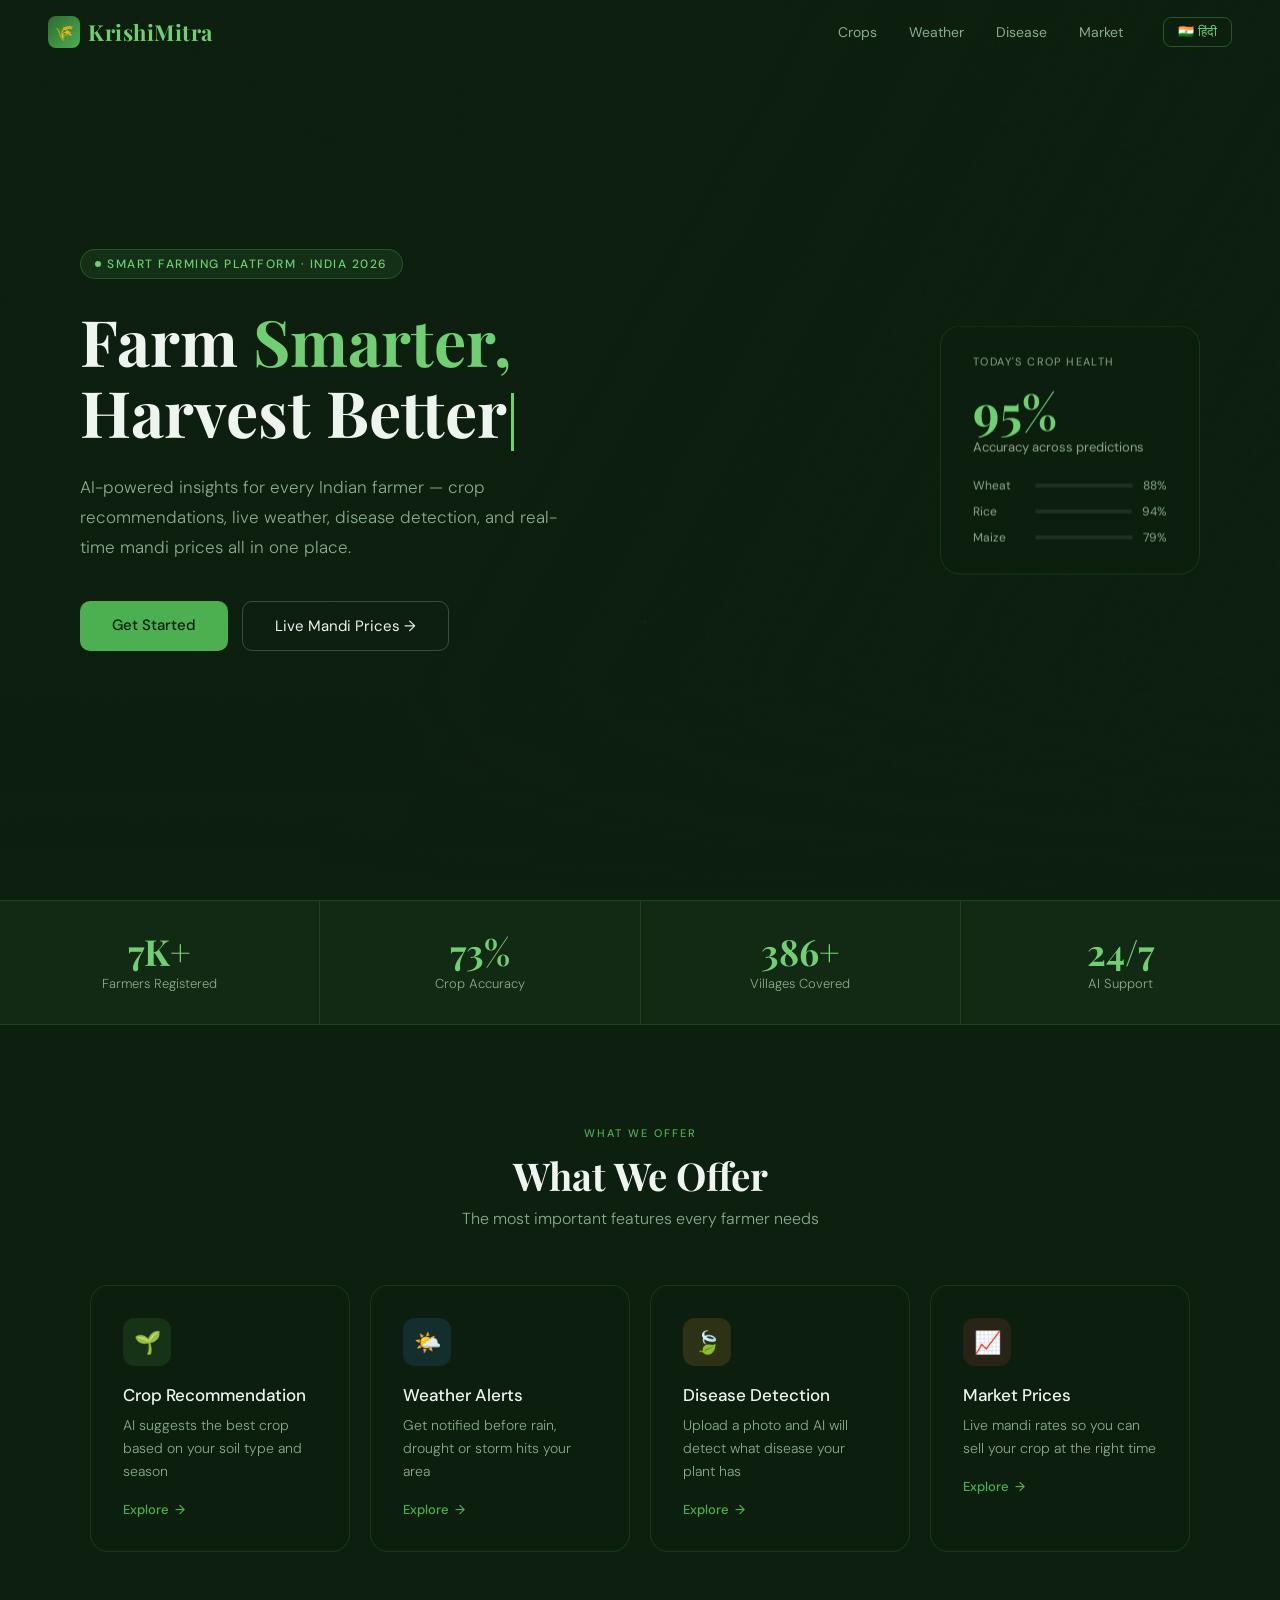
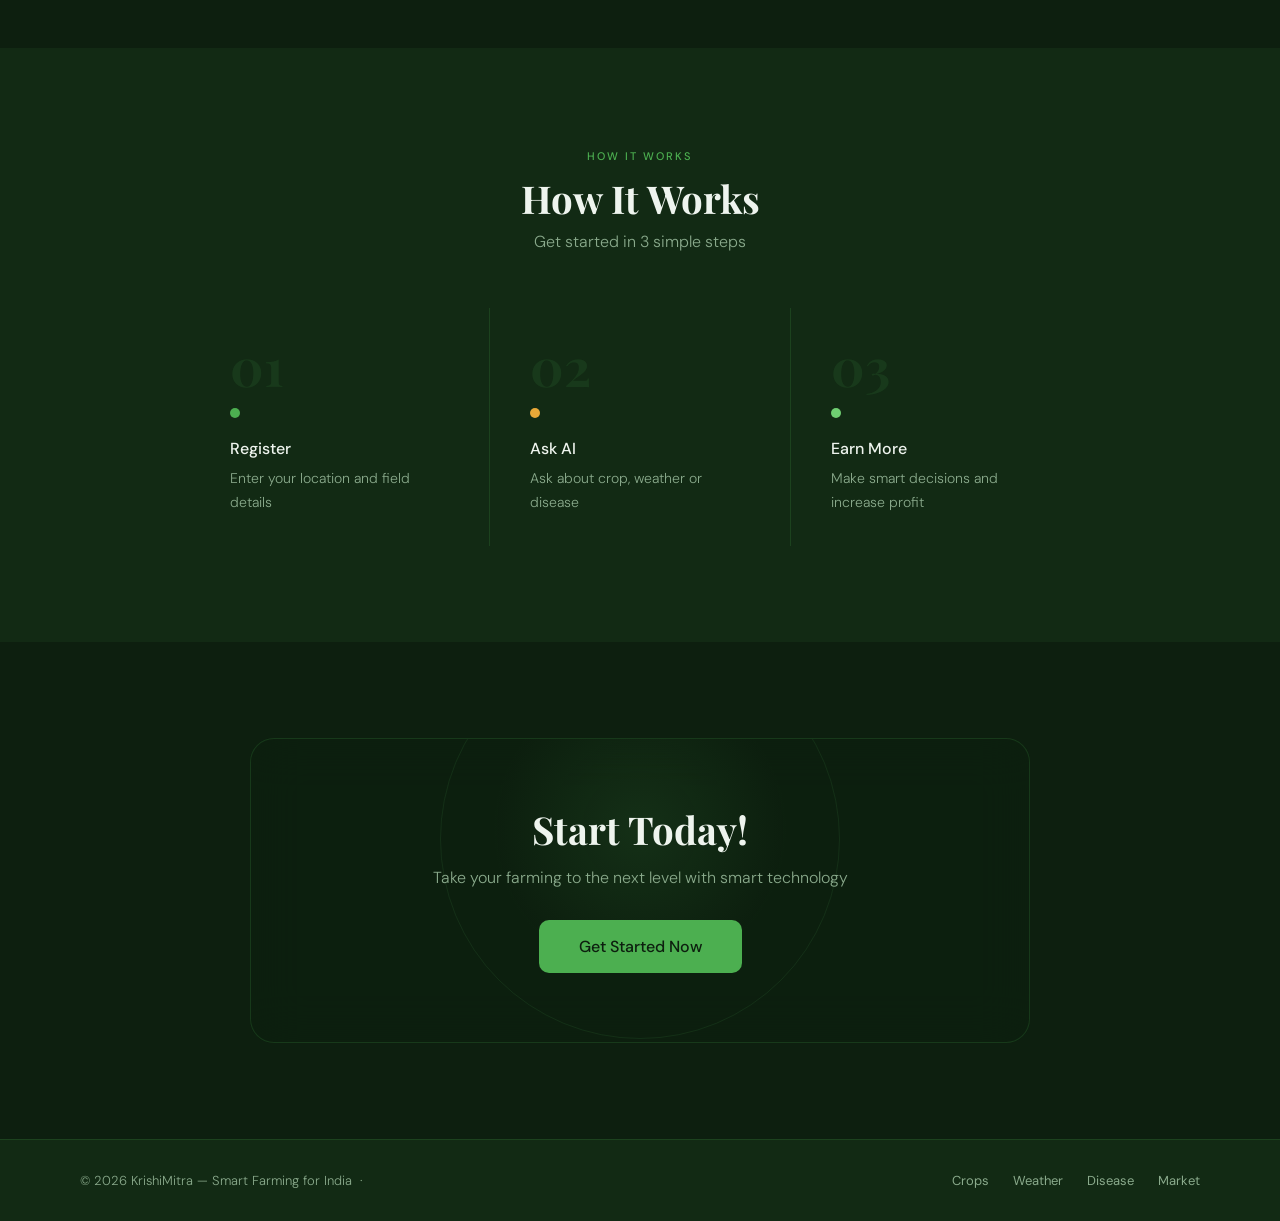
<file: templates/index.html>
<!DOCTYPE html>
<html lang="en">
<head>
  <meta charset="UTF-8" />
  <meta name="viewport" content="width=device-width, initial-scale=1.0"/>
  <title>KrishiMitra - Smart Farming</title>
  <link rel="manifest" href="/manifest.json">
  <meta name="theme-color" content="#1D9E75">
  <script>
    if ('serviceWorker' in navigator) {
      navigator.serviceWorker.register('/sw.js')
        .then(function() { console.log('SW registered'); })
        .catch(function(err) { console.log('SW error:', err); });
    }
  </script>
  <script src="/static/lang.js"></script>
  <link href="https://fonts.googleapis.com/css2?family=Playfair+Display:wght@600;700&family=DM+Sans:wght@300;400;500&display=swap" rel="stylesheet"/>

  <style>
    *, *::before, *::after { box-sizing: border-box; margin: 0; padding: 0; }
    :root {
      --green-deep:   #0d1f0f;
      --green-dark:   #122a14;
      --green-mid:    #1a3d1c;
      --green-accent: #2d6a30;
      --green-bright: #4caf50;
      --green-glow:   #6fcf72;
      --amber:        #e8a838;
      --text-main:    #eef4ee;
      --text-muted:   #8aaa8c;
      --glass-bg:     rgba(13,31,15,0.55);
      --glass-border: rgba(76,175,80,0.18);
    }
    html { scroll-behavior: smooth; }
    body { font-family:'DM Sans',sans-serif; background:var(--green-deep); color:var(--text-main); overflow-x:hidden; }
    body::before {
      content:''; position:fixed; inset:0; z-index:0; pointer-events:none;
      background-image:url("data:image/svg+xml,%3Csvg viewBox='0 0 200 200' xmlns='http://www.w3.org/2000/svg'%3E%3Cfilter id='n'%3E%3CfeTurbulence type='fractalNoise' baseFrequency='0.75' numOctaves='4' stitchTiles='stitch'/%3E%3C/filter%3E%3Crect width='100%25' height='100%25' filter='url(%23n)' opacity='0.035'/%3E%3C/svg%3E");
      opacity:0.4;
    }
    #particles { position:fixed; inset:0; z-index:0; pointer-events:none; }

    nav {
      position:fixed; top:0; left:0; right:0; z-index:100;
      display:flex; align-items:center; justify-content:space-between;
      padding:0 3rem; height:64px;
      background:rgba(13,31,15,0);
      backdrop-filter:blur(0px);
      border-bottom:1px solid transparent;
      transition:background .4s, backdrop-filter .4s, border-color .4s;
    }
    nav.scrolled { background:rgba(13,31,15,0.88); backdrop-filter:blur(20px); border-bottom-color:var(--glass-border); }
    .logo {
      font-family:'Playfair Display',serif; font-size:22px; font-weight:700;
      color:var(--green-glow); text-decoration:none;
      display:flex; align-items:center; gap:8px; letter-spacing:.5px;
      opacity:0; animation:fadeDown .6s .1s forwards;
    }
    .logo-icon {
      width:32px; height:32px; border-radius:8px;
      background:linear-gradient(135deg,var(--green-accent),var(--green-bright));
      display:flex; align-items:center; justify-content:center; font-size:16px;
      transition:transform .3s;
    }
    .logo:hover .logo-icon { transform:rotate(-10deg) scale(1.1); }
    .nav-links { display:flex; gap:2rem; align-items:center; opacity:0; animation:fadeDown .6s .2s forwards; }
    .nav-links a {
      font-size:14px; color:var(--text-muted); text-decoration:none;
      position:relative; transition:color .2s;
    }
    .nav-links a::after {
      content:''; position:absolute; bottom:-3px; left:0; right:0;
      height:1px; background:var(--green-glow);
      transform:scaleX(0); transform-origin:left; transition:transform .25s;
    }
    .nav-links a:hover { color:var(--green-glow); }
    .nav-links a:hover::after { transform:scaleX(1); }
    .nav-cta { background:var(--green-accent); color:var(--text-main)!important; padding:8px 20px; border-radius:8px; font-weight:500!important; transition:background .2s,transform .2s!important; }
    .nav-cta::after { display:none!important; }
    .nav-cta:hover { background:var(--green-bright)!important; transform:translateY(-2px)!important; }
    .lang-btn {
      background:transparent; color:var(--green-glow);
      border:1px solid rgba(76,175,80,0.4);
      padding:6px 14px; border-radius:8px; font-size:13px;
      font-weight:500; cursor:pointer; margin-left:8px;
      transition:background .2s, border-color .2s;
    }
    .lang-btn:hover { background:rgba(76,175,80,0.12); border-color:var(--green-glow); }

    .hero { position:relative; min-height:100vh; display:flex; align-items:center; padding:0 5rem; overflow:hidden; }
    .hero-bg {
      position:absolute; inset:0; z-index:0;
      background:linear-gradient(120deg,rgba(13,31,15,0.92) 45%,rgba(13,31,15,0.4) 100%),
        url('https://images.unsplash.com/photo-1500937386664-56d1dfef3854?w=1600&q=80') center/cover no-repeat;
      transform:scale(1.06); animation:bgZoom 14s ease-out forwards;
    }
    @keyframes bgZoom { to { transform:scale(1); } }
    .hero-bg::after {
      content:''; position:absolute; bottom:0; left:0; right:0; height:220px;
      background:linear-gradient(to bottom,transparent,var(--green-deep));
    }
    .hero-content { position:relative; z-index:1; max-width:620px; }
    .hero-badge {
      display:inline-flex; align-items:center; gap:6px;
      background:rgba(76,175,80,0.12); border:1px solid rgba(76,175,80,0.3);
      color:var(--green-glow); font-size:12px; font-weight:500; letter-spacing:1.5px; text-transform:uppercase;
      padding:6px 14px; border-radius:20px; margin-bottom:1.6rem;
      opacity:0; transform:translateY(20px); animation:fadeUp .7s .4s forwards;
    }
    .hero-badge .dot { width:6px; height:6px; border-radius:50%; background:var(--green-glow); animation:pulse 2s infinite; }
    @keyframes pulse { 0%,100%{opacity:1;transform:scale(1)} 50%{opacity:.5;transform:scale(1.4)} }
    .hero h1 {
      font-family:'Playfair Display',serif;
      font-size:clamp(2.8rem,5vw,4.2rem); font-weight:700; line-height:1.12;
      color:var(--text-main); margin-bottom:1.4rem;
      opacity:0; transform:translateY(24px); animation:fadeUp .7s .6s forwards;
    }
    .hero h1 em { font-style:normal; color:var(--green-glow); }
    .cursor {
      display:inline-block; width:3px; height:.9em;
      background:var(--green-glow); margin-left:4px; vertical-align:middle;
      animation:blink .75s step-end infinite;
    }
    @keyframes blink { 0%,100%{opacity:1} 50%{opacity:0} }
    .hero p {
      font-size:17px; font-weight:300; color:var(--text-muted); line-height:1.75;
      margin-bottom:2.4rem; max-width:480px;
      opacity:0; transform:translateY(24px); animation:fadeUp .7s .8s forwards;
    }
    .hero-btns { display:flex; gap:14px; flex-wrap:wrap; opacity:0; transform:translateY(24px); animation:fadeUp .7s 1s forwards; }
    .btn-primary {
      background:var(--green-bright); color:var(--green-deep);
      font-family:'DM Sans',sans-serif; font-size:15px; font-weight:500;
      padding:14px 32px; border-radius:10px; text-decoration:none; display:inline-block;
      transition:background .2s,transform .15s,box-shadow .2s;
      position:relative; overflow:hidden;
    }
    .btn-primary::after {
      content:''; position:absolute; inset:0;
      background:linear-gradient(120deg,transparent 30%,rgba(255,255,255,0.22) 50%,transparent 70%);
      transform:translateX(-100%); transition:transform .5s;
    }
    .btn-primary:hover { background:var(--green-glow); transform:translateY(-2px); box-shadow:0 8px 28px rgba(76,175,80,0.4); }
    .btn-primary:hover::after { transform:translateX(100%); }
    .btn-outline {
      background:transparent; color:var(--text-main);
      border:1px solid rgba(255,255,255,0.2);
      font-family:'DM Sans',sans-serif; font-size:15px;
      padding:14px 32px; border-radius:10px; text-decoration:none; display:inline-block;
      transition:border-color .2s,color .2s,transform .15s,box-shadow .2s;
    }
    .btn-outline:hover { border-color:var(--green-glow); color:var(--green-glow); transform:translateY(-2px); box-shadow:0 8px 24px rgba(76,175,80,0.15); }

    .hero-card {
      position:absolute; right:5rem; top:50%;
      z-index:2; background:var(--glass-bg); backdrop-filter:blur(24px);
      border:1px solid var(--glass-border); border-radius:20px;
      padding:28px 32px; width:260px;
      opacity:0; animation:fadeLeft .8s 1.1s forwards, floatY 5s 2.2s ease-in-out infinite;
    }
    @keyframes fadeLeft { from{opacity:0;transform:translateY(-50%) translateX(30px)} to{opacity:1;transform:translateY(-50%) translateX(0)} }
    @keyframes floatY  { 0%,100%{transform:translateY(-50%) translateY(0)} 50%{transform:translateY(-50%) translateY(-14px)} }
    .hero-card-label { font-size:11px; letter-spacing:1.4px; text-transform:uppercase; color:var(--text-muted); margin-bottom:18px; }
    .hero-card-stat  { font-family:'Playfair Display',serif; font-size:48px; font-weight:700; color:var(--green-glow); line-height:1; }
    .hero-card-sub   { font-size:13px; color:var(--text-muted); margin-top:4px; margin-bottom:22px; }
    .mini-bars { display:flex; flex-direction:column; gap:10px; }
    .mini-bar-row { display:flex; align-items:center; gap:10px; font-size:12px; color:var(--text-muted); }
    .mini-bar-track { flex:1; height:4px; background:rgba(255,255,255,0.08); border-radius:2px; overflow:hidden; }
    .mini-bar-fill { height:100%; border-radius:2px; width:0; transition:width 1.3s 2s cubic-bezier(.4,0,.2,1); }

    .stats {
      position:relative; z-index:1;
      display:flex; justify-content:center; flex-wrap:wrap;
      background:var(--green-dark);
      border-top:1px solid var(--glass-border); border-bottom:1px solid var(--glass-border);
    }
    .stat-item {
      flex:1; min-width:160px; text-align:center; padding:2rem 1.5rem;
      border-right:1px solid var(--glass-border);
      transition:background .2s,transform .25s; cursor:default;
    }
    .stat-item:last-child { border-right:none; }
    .stat-item:hover { background:var(--green-mid); transform:translateY(-3px); }
    .stat-num { font-family:'Playfair Display',serif; font-size:36px; font-weight:700; color:var(--green-glow); line-height:1; }
    .stat-label { font-size:13px; color:var(--text-muted); margin-top:6px; font-weight:300; }

    section { position:relative; z-index:1; }
    .section-head { text-align:center; margin-bottom:3.5rem; }
    .section-tag { display:inline-block; font-size:11px; letter-spacing:2px; text-transform:uppercase; color:var(--green-bright); font-weight:500; margin-bottom:12px; }
    .section-head h2 { font-family:'Playfair Display',serif; font-size:clamp(1.8rem,3vw,2.8rem); font-weight:700; color:var(--text-main); line-height:1.2; }
    .section-head p { font-size:16px; color:var(--text-muted); margin-top:10px; font-weight:300; }

    .features { padding:6rem 5rem; }
    .features-grid { display:grid; grid-template-columns:repeat(auto-fit,minmax(260px,1fr)); gap:20px; max-width:1100px; margin:0 auto; }
    .feat-card {
      background:var(--glass-bg); border:1px solid var(--glass-border);
      backdrop-filter:blur(16px); border-radius:18px; padding:2rem;
      text-decoration:none; display:block; overflow:hidden; position:relative;
      transition:transform .3s,border-color .3s,background .3s,box-shadow .3s;
    }
    .feat-card::before {
      content:''; position:absolute; top:0; left:-100%; width:60%; height:100%;
      background:linear-gradient(120deg,transparent,rgba(255,255,255,0.05),transparent);
      transition:left .55s;
    }
    .feat-card:hover { transform:translateY(-8px) scale(1.01); border-color:rgba(76,175,80,0.45); box-shadow:0 20px 48px rgba(0,0,0,0.45),0 0 0 1px rgba(76,175,80,0.1); }
    .feat-card:hover::before { left:140%; }
    .feat-icon { width:48px; height:48px; border-radius:12px; display:flex; align-items:center; justify-content:center; font-size:22px; margin-bottom:18px; transition:transform .3s; }
    .feat-card:hover .feat-icon { transform:scale(1.18) rotate(-6deg); }
    .feat-card h3 { font-size:17px; font-weight:500; color:var(--text-main); margin-bottom:8px; }
    .feat-card p  { font-size:14px; color:var(--text-muted); line-height:1.65; font-weight:300; }
    .feat-arrow { display:inline-flex; align-items:center; gap:6px; font-size:13px; color:var(--green-bright); margin-top:18px; font-weight:500; transition:gap .2s; }
    .feat-card:hover .feat-arrow { gap:12px; }

    .how { padding:6rem 5rem; background:var(--green-dark); }
    .steps { display:flex; justify-content:center; align-items:stretch; max-width:900px; margin:0 auto; flex-wrap:wrap; }
    .step { flex:1; min-width:220px; padding:2rem 2.5rem; border-right:1px solid var(--glass-border); position:relative; transition:background .25s; }
    .step:hover { background:rgba(76,175,80,0.06); }
    .step:last-child { border-right:none; }
    .step-num { font-family:'Playfair Display',serif; font-size:52px; font-weight:700; color:rgba(76,175,80,0.12); line-height:1; margin-bottom:16px; transition:color .3s; }
    .step:hover .step-num { color:rgba(76,175,80,0.28); }
    .step h4 { font-size:16px; font-weight:500; color:var(--text-main); margin-bottom:8px; }
    .step p  { font-size:14px; color:var(--text-muted); line-height:1.65; font-weight:300; }
    .step-dot { width:10px; height:10px; border-radius:50%; margin-bottom:20px; animation:dotPulse 2.5s ease-in-out infinite; }
    @keyframes dotPulse { 0%,100%{box-shadow:0 0 6px currentColor} 50%{box-shadow:0 0 20px currentColor,0 0 36px currentColor} }

    .cta-section { padding:6rem 5rem; }
    .cta-box {
      max-width:780px; margin:0 auto; background:var(--glass-bg);
      border:1px solid var(--glass-border); backdrop-filter:blur(24px);
      border-radius:24px; padding:4rem; text-align:center; position:relative; overflow:hidden;
    }
    .cta-box::before {
      content:''; position:absolute; top:-100px; left:50%; transform:translateX(-50%);
      width:400px; height:400px; border-radius:50%;
      border:1px solid rgba(76,175,80,0.12);
      animation:spinRing 20s linear infinite;
    }
    .cta-box::after {
      content:''; position:absolute; top:-60px; left:50%; transform:translateX(-50%);
      width:300px; height:300px; border-radius:50%;
      background:radial-gradient(circle,rgba(76,175,80,0.12) 0%,transparent 70%);
      pointer-events:none; animation:glowPulse 4s ease-in-out infinite;
    }
    @keyframes spinRing  { to { transform:translateX(-50%) rotate(360deg); } }
    @keyframes glowPulse { 0%,100%{opacity:.5} 50%{opacity:1} }
    .cta-box h2 { font-family:'Playfair Display',serif; font-size:clamp(1.8rem,3vw,2.4rem); font-weight:700; color:var(--text-main); margin-bottom:12px; position:relative; z-index:1; }
    .cta-box p  { font-size:16px; color:var(--text-muted); margin-bottom:2rem; font-weight:300; position:relative; z-index:1; }
    .cta-box .btn-primary { position:relative; z-index:1; }

    footer {
      border-top:1px solid var(--glass-border); padding:2rem 5rem;
      display:flex; align-items:center; justify-content:space-between; flex-wrap:wrap; gap:1rem;
      background:var(--green-dark);
    }
    footer p { font-size:13px; color:var(--text-muted); font-weight:300; }
    .footer-links { display:flex; gap:1.5rem; }
    .footer-links a { font-size:13px; color:var(--text-muted); text-decoration:none; display:inline-block; transition:color .2s,transform .2s; }
    .footer-links a:hover { color:var(--green-glow); transform:translateY(-2px); }

    .reveal      { opacity:0; transform:translateY(36px); transition:opacity .7s,transform .7s; }
    .reveal.visible { opacity:1; transform:translateY(0); }
    .stagger > * { opacity:0; transform:translateY(32px); transition:opacity .6s,transform .6s; }
    .stagger.visible > *:nth-child(1){opacity:1;transform:none;transition-delay:.00s}
    .stagger.visible > *:nth-child(2){opacity:1;transform:none;transition-delay:.13s}
    .stagger.visible > *:nth-child(3){opacity:1;transform:none;transition-delay:.26s}
    .stagger.visible > *:nth-child(4){opacity:1;transform:none;transition-delay:.39s}

    @keyframes fadeUp   { to{opacity:1;transform:translateY(0)} }
    @keyframes fadeDown { from{opacity:0;transform:translateY(-14px)} to{opacity:1;transform:translateY(0)} }

    @media(max-width:900px){
      .hero{padding:6rem 2rem 4rem;flex-direction:column;min-height:auto;}
      .hero-content{max-width:100%;}
      .hero-card{position:static;transform:none;margin-top:2rem;width:100%;animation:fadeUp .8s 1.1s forwards;}
      nav{padding:0 1.5rem;}
      .nav-links{gap:1rem;}
      .features,.how,.cta-section{padding:4rem 1.5rem;}
      footer{padding:1.5rem;flex-direction:column;text-align:center;}
      .steps{flex-direction:column;}
      .step{border-right:none;border-bottom:1px solid var(--glass-border);}
      .step:last-child{border-bottom:none;}
    }
  </style>
</head>
<body>

<canvas id="particles"></canvas>

<nav id="navbar">
  <a class="logo" href="/">
    <div class="logo-icon">🌾</div>
    KrishiMitra
  </a>
  <div class="nav-links">
    <a href="/crop" data-lang="nav_crop">Crops</a>
    <a href="/weather" data-lang="nav_weather">Weather</a>
    <a href="/disease" data-lang="nav_disease">Disease</a>
    <a href="/market" data-lang="nav_market">Market</a>
    <button id="langToggleBtn" class="lang-btn" onclick="toggleLanguage()">🇮🇳 हिंदी</button>
  </div>
</nav>

<section class="hero">
  <div class="hero-bg"></div>
  <div class="hero-content">
    <div class="hero-badge">
      <span class="dot"></span>
      <span data-lang="hero_badge">Smart Farming Platform · India 2026</span>
    </div>
    <h1>Farm <em data-lang="hero_title">Smarter,</em><br><span data-lang="hero_title2">Harvest Better</span><span class="cursor"></span></h1>
    <p data-lang="hero_desc">AI-powered insights for every Indian farmer — crop recommendations, live weather, disease detection, and real-time mandi prices all in one place.</p>
    <div class="hero-btns">
      <a class="btn-primary" href="/crop" data-lang="btn_started">Get Started</a>
      <a class="btn-outline" href="/market" data-lang="btn_mandi">Live Mandi Prices →</a>
    </div>
  </div>
  <div class="hero-card">
    <div class="hero-card-label">Today's Crop Health</div>
    <div class="hero-card-stat">95%</div>
    <div class="hero-card-sub">Accuracy across predictions</div>
    <div class="mini-bars">
      <div class="mini-bar-row">
        <span style="width:52px">Wheat</span>
        <div class="mini-bar-track"><div class="mini-bar-fill" data-w="88%" style="background:#4caf50"></div></div>
        <span>88%</span>
      </div>
      <div class="mini-bar-row">
        <span style="width:52px">Rice</span>
        <div class="mini-bar-track"><div class="mini-bar-fill" data-w="94%" style="background:#6fcf72"></div></div>
        <span>94%</span>
      </div>
      <div class="mini-bar-row">
        <span style="width:52px">Maize</span>
        <div class="mini-bar-track"><div class="mini-bar-fill" data-w="79%" style="background:#e8a838"></div></div>
        <span>79%</span>
      </div>
    </div>
  </div>
</section>

<div class="stats reveal">
  <div class="stat-item">
    <div class="stat-num" data-target="10" data-suffix="K+">0</div>
    <div class="stat-label" data-lang="stat_farmers">Farmers Registered</div>
  </div>
  <div class="stat-item">
    <div class="stat-num" data-target="95" data-suffix="%">0</div>
    <div class="stat-label" data-lang="stat_accuracy">Prediction Accuracy</div>
  </div>
  <div class="stat-item">
    <div class="stat-num" data-target="500" data-suffix="+">0</div>
    <div class="stat-label" data-lang="stat_villages">Villages Covered</div>
  </div>
  <div class="stat-item">
    <div class="stat-num">24/7</div>
    <div class="stat-label" data-lang="stat_support">AI Support</div>
  </div>
</div>

<section class="features">
  <div class="section-head reveal">
    <div class="section-tag" data-lang="offer_title">What We Offer</div>
    <h2 data-lang="offer_title">Everything a Farmer Needs</h2>
    <p data-lang="offer_sub">Four powerful tools, one simple platform</p>
  </div>
  <div class="features-grid stagger">
    <a class="feat-card" href="/crop">
      <div class="feat-icon" style="background:rgba(76,175,80,0.15)">🌱</div>
      <h3 data-lang="card_crop_title">Crop Recommendation</h3>
      <p data-lang="card_crop_desc">AI analyzes your soil type, location, and season to suggest the most profitable crop for your land.</p>
      <div class="feat-arrow">Explore <span>→</span></div>
    </a>
    <a class="feat-card" href="/weather">
      <div class="feat-icon" style="background:rgba(59,139,212,0.15)">🌤️</div>
      <h3 data-lang="card_weather_title">Weather Alerts</h3>
      <p data-lang="card_weather_desc">5-day forecasts with rain, drought, and storm alerts tailored to your village — before it's too late.</p>
      <div class="feat-arrow">Explore <span>→</span></div>
    </a>
    <a class="feat-card" href="/disease">
      <div class="feat-icon" style="background:rgba(232,168,56,0.15)">🍃</div>
      <h3 data-lang="card_disease_title">Disease Detection</h3>
      <p data-lang="card_disease_desc">Upload a photo of your plant. Our AI identifies the disease and recommends treatment in seconds.</p>
      <div class="feat-arrow">Explore <span>→</span></div>
    </a>
    <a class="feat-card" href="/market">
      <div class="feat-icon" style="background:rgba(239,83,80,0.12)">📈</div>
      <h3 data-lang="card_market_title">Market Prices</h3>
      <p data-lang="card_market_desc">Live mandi rates from across India so you know exactly when and where to sell for maximum profit.</p>
      <div class="feat-arrow">Explore <span>→</span></div>
    </a>
  </div>
</section>

<section class="how">
  <div class="section-head reveal">
    <div class="section-tag" data-lang="how_title">How It Works</div>
    <h2 data-lang="how_title">Start in 3 Simple Steps</h2>
    <p data-lang="how_sub">No technical knowledge required</p>
  </div>
  <div class="steps stagger">
    <div class="step">
      <div class="step-num">01</div>
      <div class="step-dot" style="background:var(--green-bright);color:var(--green-bright)"></div>
      <h4 data-lang="step1_title">Register Your Field</h4>
      <p data-lang="step1_desc">Enter your location, soil type, and field size. KrishiMitra personalizes everything to your land.</p>
    </div>
    <div class="step">
      <div class="step-num">02</div>
      <div class="step-dot" style="background:var(--amber);color:var(--amber)"></div>
      <h4 data-lang="step2_title">Ask the AI</h4>
      <p data-lang="step2_desc">Get instant answers on the best crop, upcoming weather, or a plant disease — all in Hindi or English.</p>
    </div>
    <div class="step">
      <div class="step-num">03</div>
      <div class="step-dot" style="background:var(--green-glow);color:var(--green-glow)"></div>
      <h4 data-lang="step3_title">Earn More</h4>
      <p data-lang="step3_desc">Make smarter decisions backed by data — reduce losses and increase your harvest value every season.</p>
    </div>
  </div>
</section>

<section class="cta-section">
  <div class="cta-box reveal">
    <h2 data-lang="cta_title">Ready to Transform Your Farm?</h2>
    <p data-lang="cta_desc">Join 10,000+ farmers across India already using KrishiMitra to grow smarter.</p>
    <a class="btn-primary" href="/crop" style="font-size:16px;padding:16px 40px;" data-lang="cta_btn">Get Started — It's Free</a>
  </div>
</section>

<footer>
  <p>© 2026 KrishiMitra — Smart Farming for India &nbsp;·&nbsp; </p>
  <div class="footer-links">
    <a href="/crop" data-lang="nav_crop">Crop</a>
    <a href="/weather" data-lang="nav_weather">Weather</a>
    <a href="/disease" data-lang="nav_disease">Disease</a>
    <a href="/market" data-lang="nav_market">Market</a>
  </div>
</footer>

<script>
const nav = document.getElementById('navbar');
window.addEventListener('scroll', () => nav.classList.toggle('scrolled', scrollY > 40), {passive:true});

const canvas = document.getElementById('particles');
const ctx = canvas.getContext('2d');
let W, H, pts = [];
function resize(){ W = canvas.width = innerWidth; H = canvas.height = innerHeight; }
resize(); window.addEventListener('resize', resize);
for(let i=0;i<65;i++) pts.push({x:Math.random()*1920,y:Math.random()*1080,vx:(Math.random()-.5)*.22,vy:(Math.random()-.5)*.22,r:Math.random()*1.3+.4,a:Math.random()*6});
(function tick(){
  ctx.clearRect(0,0,W,H);
  pts.forEach(p=>{
    p.x+=p.vx; p.y+=p.vy; p.a+=.006;
    if(p.x<0||p.x>W) p.vx*=-1;
    if(p.y<0||p.y>H) p.vy*=-1;
    ctx.beginPath(); ctx.arc(p.x,p.y,p.r,0,Math.PI*2);
    ctx.fillStyle=`rgba(111,207,114,${.13+.1*Math.sin(p.a)})`; ctx.fill();
  });
  for(let i=0;i<pts.length;i++) for(let j=i+1;j<pts.length;j++){
    const dx=pts[i].x-pts[j].x, dy=pts[i].y-pts[j].y, d=Math.hypot(dx,dy);
    if(d<110){ ctx.beginPath(); ctx.moveTo(pts[i].x,pts[i].y); ctx.lineTo(pts[j].x,pts[j].y);
      ctx.strokeStyle=`rgba(76,175,80,${.055*(1-d/110)})`; ctx.lineWidth=.5; ctx.stroke(); }
  }
  requestAnimationFrame(tick);
})();

const io = new IntersectionObserver(entries=>{
  entries.forEach(e=>{
    if(!e.isIntersecting) return;
    e.target.classList.add('visible');
    if(e.target.classList.contains('stats')) animateCounters();
    io.unobserve(e.target);
  });
},{threshold:.14});
document.querySelectorAll('.reveal,.stagger').forEach(el=>io.observe(el));

setTimeout(()=>{
  document.querySelectorAll('.mini-bar-fill').forEach(b=>{ b.style.width=b.dataset.w; });
}, 1900);

function animateCounters(){
  document.querySelectorAll('.stat-num[data-target]').forEach(el=>{
    const target=+el.dataset.target, suffix=el.dataset.suffix||'';
    let st=null;
    (function step(ts){
      if(!st) st=ts;
      const p=Math.min((ts-st)/1600,1), e=1-Math.pow(1-p,3);
      el.textContent=Math.floor(e*target)+suffix;
      if(p<1) requestAnimationFrame(step);
    })(performance.now());
  });
}
</script>
</body>
</html>
</file>
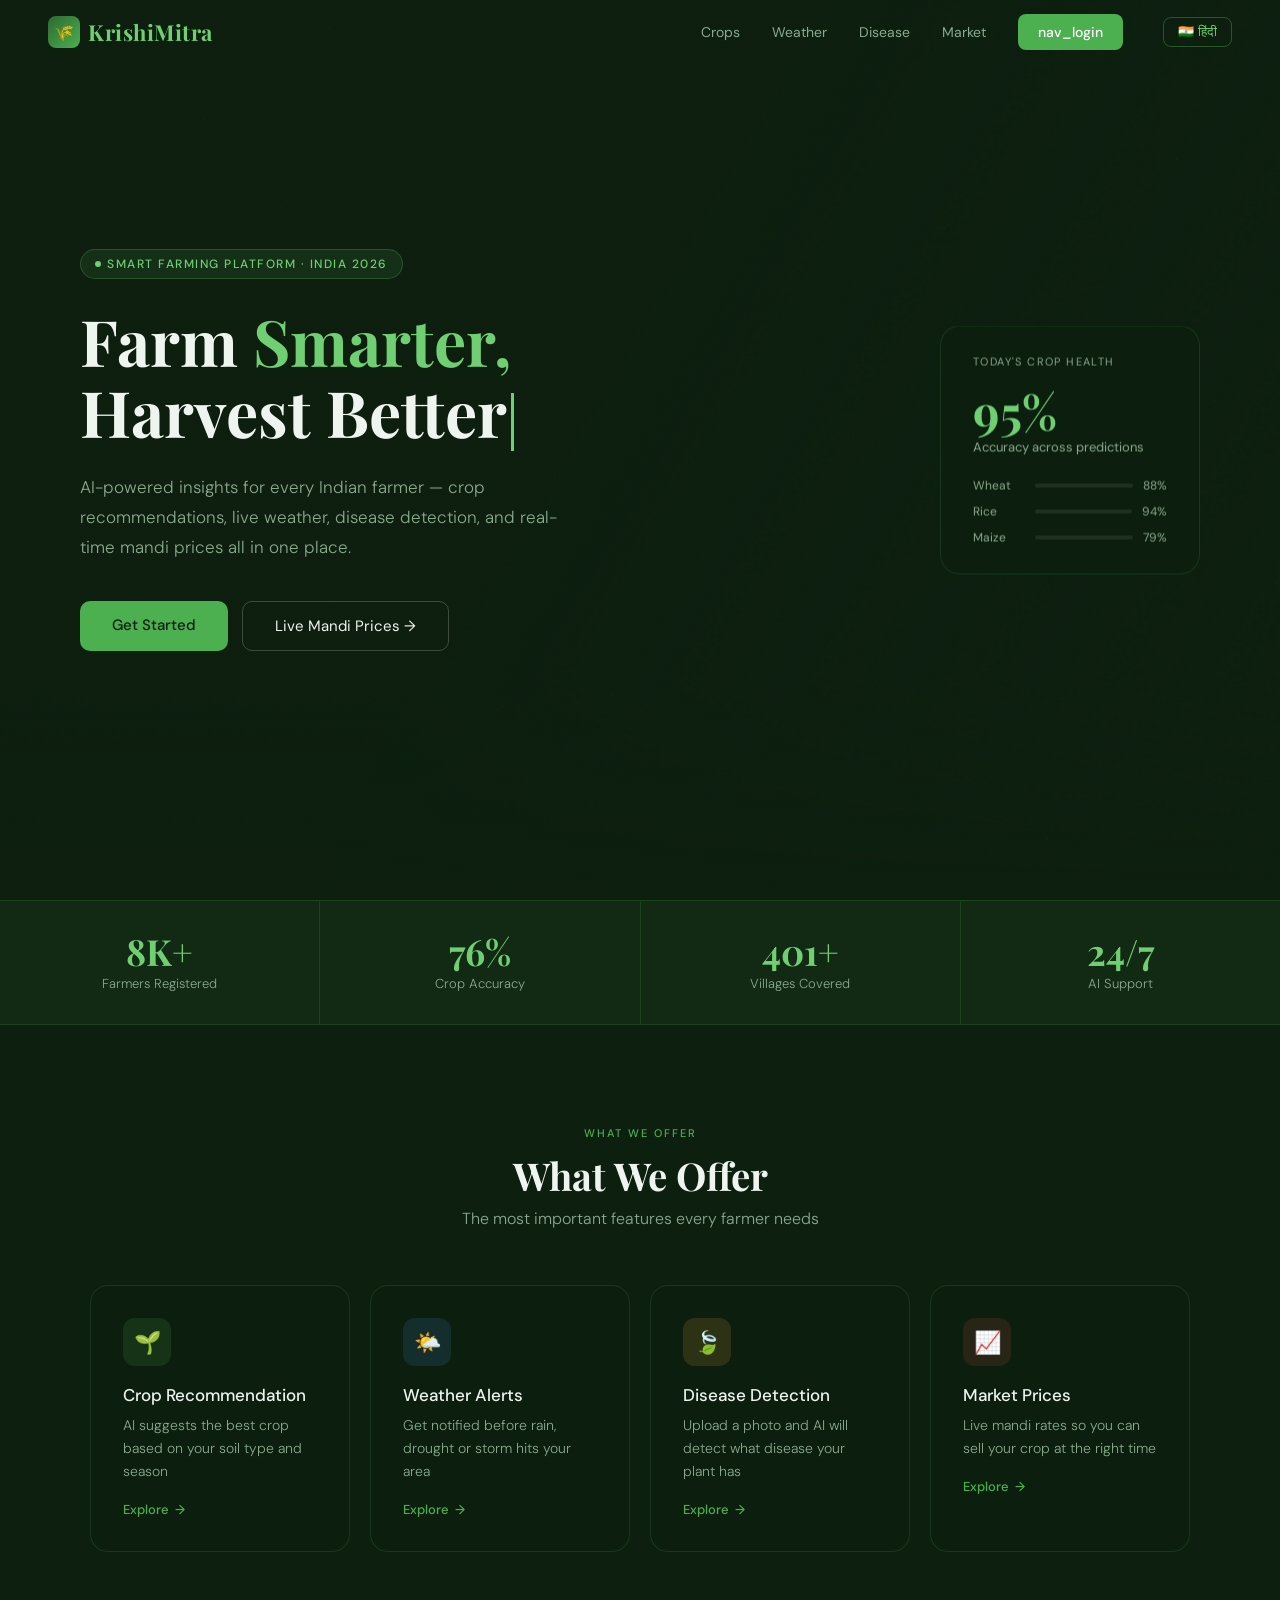
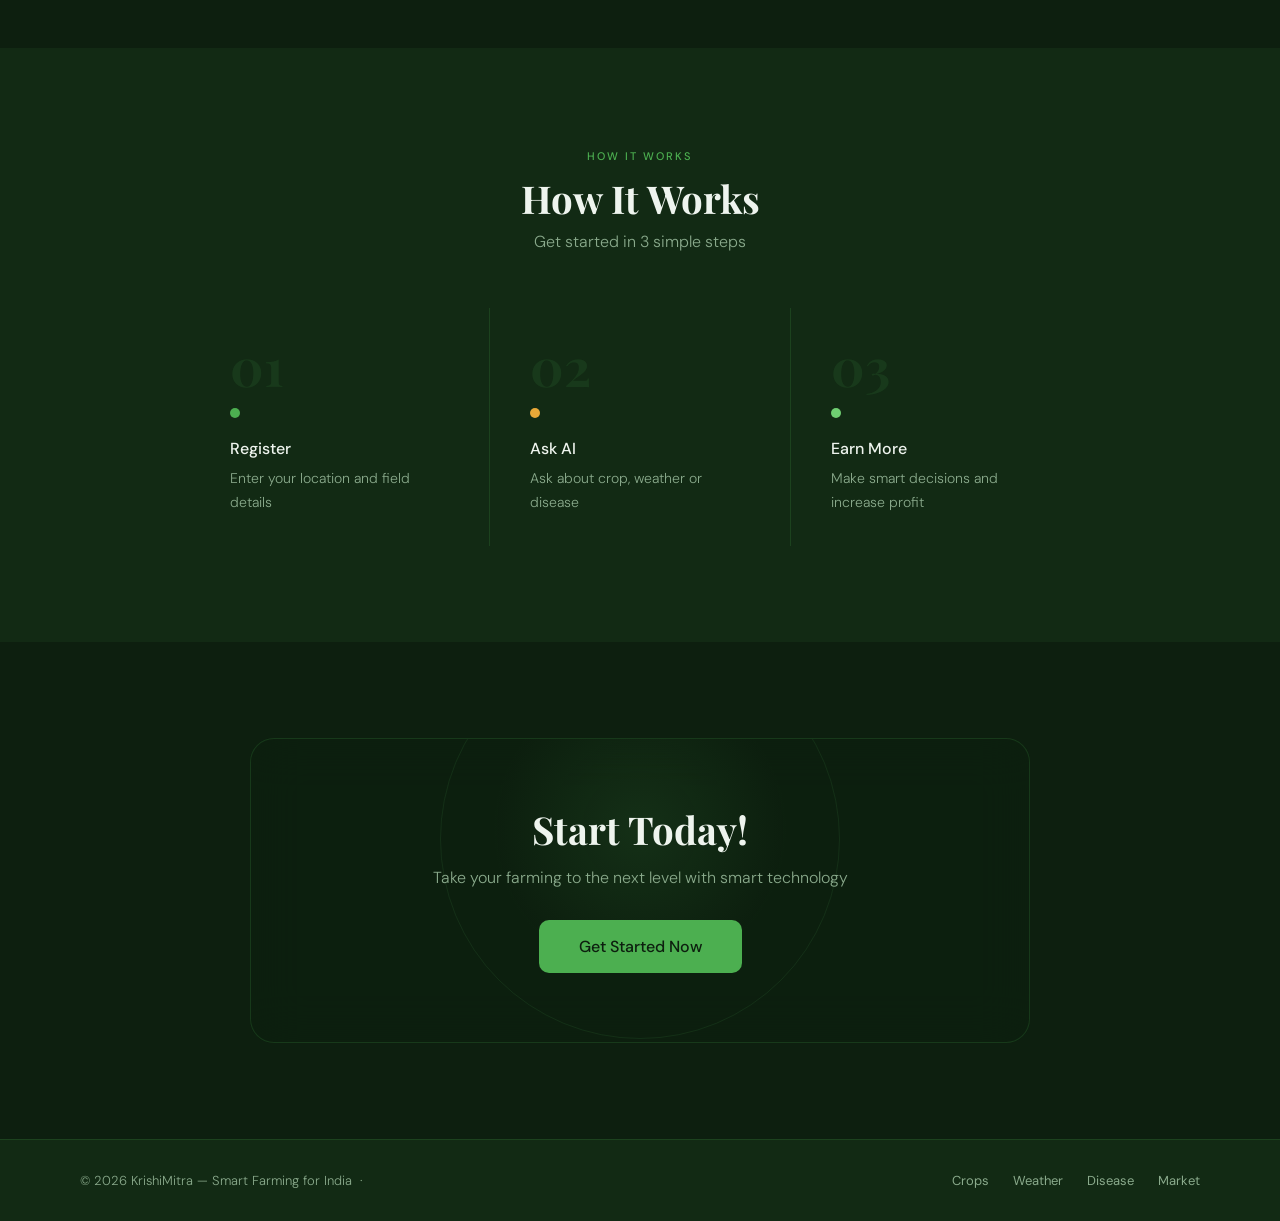
<file: frontend/templates/index.html>
<!DOCTYPE html>
<html lang="en">
<head>
  <meta charset="UTF-8" />
  <meta name="viewport" content="width=device-width, initial-scale=1.0"/>
  <title>KrishiMitra - Smart Farming</title>
  <link rel="manifest" href="/manifest.json">
  <meta name="theme-color" content="#1D9E75">
  <script>
    if ('serviceWorker' in navigator) {
      navigator.serviceWorker.register('/sw.js')
        .then(function() { console.log('SW registered'); })
        .catch(function(err) { console.log('SW error:', err); });
    }
  </script>
  <script src="/static/lang.js"></script>
  <link href="https://fonts.googleapis.com/css2?family=Playfair+Display:wght@600;700&family=DM+Sans:wght@300;400;500&display=swap" rel="stylesheet"/>

  <style>
    *, *::before, *::after { box-sizing: border-box; margin: 0; padding: 0; }
    :root {
      --green-deep:   #0d1f0f;
      --green-dark:   #122a14;
      --green-mid:    #1a3d1c;
      --green-accent: #2d6a30;
      --green-bright: #4caf50;
      --green-glow:   #6fcf72;
      --amber:        #e8a838;
      --text-main:    #eef4ee;
      --text-muted:   #8aaa8c;
      --glass-bg:     rgba(13,31,15,0.55);
      --glass-border: rgba(76,175,80,0.18);
    }
    html { scroll-behavior: smooth; }
    body { font-family:'DM Sans',sans-serif; background:var(--green-deep); color:var(--text-main); overflow-x:hidden; }
    body::before {
      content:''; position:fixed; inset:0; z-index:0; pointer-events:none;
      background-image:url("data:image/svg+xml,%3Csvg viewBox='0 0 200 200' xmlns='http://www.w3.org/2000/svg'%3E%3Cfilter id='n'%3E%3CfeTurbulence type='fractalNoise' baseFrequency='0.75' numOctaves='4' stitchTiles='stitch'/%3E%3C/filter%3E%3Crect width='100%25' height='100%25' filter='url(%23n)' opacity='0.035'/%3E%3C/svg%3E");
      opacity:0.4;
    }
    #particles { position:fixed; inset:0; z-index:0; pointer-events:none; }

    nav {
      position:fixed; top:0; left:0; right:0; z-index:100;
      display:flex; align-items:center; justify-content:space-between;
      padding:0 3rem; height:64px;
      background:rgba(13,31,15,0);
      backdrop-filter:blur(0px);
      border-bottom:1px solid transparent;
      transition:background .4s, backdrop-filter .4s, border-color .4s;
    }
    nav.scrolled { background:rgba(13,31,15,0.88); backdrop-filter:blur(20px); border-bottom-color:var(--glass-border); }
    .logo {
      font-family:'Playfair Display',serif; font-size:22px; font-weight:700;
      color:var(--green-glow); text-decoration:none;
      display:flex; align-items:center; gap:8px; letter-spacing:.5px;
      opacity:0; animation:fadeDown .6s .1s forwards;
    }
    .logo-icon {
      width:32px; height:32px; border-radius:8px;
      background:linear-gradient(135deg,var(--green-accent),var(--green-bright));
      display:flex; align-items:center; justify-content:center; font-size:16px;
      transition:transform .3s;
    }
    .logo:hover .logo-icon { transform:rotate(-10deg) scale(1.1); }
    .nav-links { display:flex; gap:2rem; align-items:center; opacity:0; animation:fadeDown .6s .2s forwards; }
    .nav-links a {
      font-size:14px; color:var(--text-muted); text-decoration:none;
      position:relative; transition:color .2s;
    }
    .nav-links a::after {
      content:''; position:absolute; bottom:-3px; left:0; right:0;
      height:1px; background:var(--green-glow);
      transform:scaleX(0); transform-origin:left; transition:transform .25s;
    }
    .nav-links a:hover { color:var(--green-glow); }
    .nav-links a:hover::after { transform:scaleX(1); }
    .nav-cta {
    display: inline-block;
    background: var(--green-bright);
    color: #ffffff !important;
    padding: 9px 20px;
    border-radius: 8px;
    font-weight: 500 !important;
    text-decoration: none !important;
    opacity: 1 !important;
    visibility: visible !important;
    transition: background .2s, transform .2s !important;
}
    .nav-cta::after { display:none!important; }
    .nav-cta:hover { background:var(--green-bright)!important; transform:translateY(-2px)!important; }
    .lang-btn {
      background:transparent; color:var(--green-glow);
      border:1px solid rgba(76,175,80,0.4);
      padding:6px 14px; border-radius:8px; font-size:13px;
      font-weight:500; cursor:pointer; margin-left:8px;
      transition:background .2s, border-color .2s;
    }
    .lang-btn:hover { background:rgba(76,175,80,0.12); border-color:var(--green-glow); }

    .hero { position:relative; min-height:100vh; display:flex; align-items:center; padding:0 5rem; overflow:hidden; }
    .hero-bg {
      position:absolute; inset:0; z-index:0;
      background:linear-gradient(120deg,rgba(13,31,15,0.92) 45%,rgba(13,31,15,0.4) 100%),
        url('https://images.unsplash.com/photo-1500937386664-56d1dfef3854?w=1600&q=80') center/cover no-repeat;
      transform:scale(1.06); animation:bgZoom 14s ease-out forwards;
    }
    @keyframes bgZoom { to { transform:scale(1); } }
    .hero-bg::after {
      content:''; position:absolute; bottom:0; left:0; right:0; height:220px;
      background:linear-gradient(to bottom,transparent,var(--green-deep));
    }
    .hero-content { position:relative; z-index:1; max-width:620px; }
    .hero-badge {
      display:inline-flex; align-items:center; gap:6px;
      background:rgba(76,175,80,0.12); border:1px solid rgba(76,175,80,0.3);
      color:var(--green-glow); font-size:12px; font-weight:500; letter-spacing:1.5px; text-transform:uppercase;
      padding:6px 14px; border-radius:20px; margin-bottom:1.6rem;
      opacity:0; transform:translateY(20px); animation:fadeUp .7s .4s forwards;
    }
    .hero-badge .dot { width:6px; height:6px; border-radius:50%; background:var(--green-glow); animation:pulse 2s infinite; }
    @keyframes pulse { 0%,100%{opacity:1;transform:scale(1)} 50%{opacity:.5;transform:scale(1.4)} }
    .hero h1 {
      font-family:'Playfair Display',serif;
      font-size:clamp(2.8rem,5vw,4.2rem); font-weight:700; line-height:1.12;
      color:var(--text-main); margin-bottom:1.4rem;
      opacity:0; transform:translateY(24px); animation:fadeUp .7s .6s forwards;
    }
    .hero h1 em { font-style:normal; color:var(--green-glow); }
    .cursor {
      display:inline-block; width:3px; height:.9em;
      background:var(--green-glow); margin-left:4px; vertical-align:middle;
      animation:blink .75s step-end infinite;
    }
    @keyframes blink { 0%,100%{opacity:1} 50%{opacity:0} }
    .hero p {
      font-size:17px; font-weight:300; color:var(--text-muted); line-height:1.75;
      margin-bottom:2.4rem; max-width:480px;
      opacity:0; transform:translateY(24px); animation:fadeUp .7s .8s forwards;
    }
    .hero-btns { display:flex; gap:14px; flex-wrap:wrap; opacity:0; transform:translateY(24px); animation:fadeUp .7s 1s forwards; }
    .btn-primary {
      background:var(--green-bright); color:var(--green-deep);
      font-family:'DM Sans',sans-serif; font-size:15px; font-weight:500;
      padding:14px 32px; border-radius:10px; text-decoration:none; display:inline-block;
      transition:background .2s,transform .15s,box-shadow .2s;
      position:relative; overflow:hidden;
    }
    .btn-primary::after {
      content:''; position:absolute; inset:0;
      background:linear-gradient(120deg,transparent 30%,rgba(255,255,255,0.22) 50%,transparent 70%);
      transform:translateX(-100%); transition:transform .5s;
    }
    .btn-primary:hover { background:var(--green-glow); transform:translateY(-2px); box-shadow:0 8px 28px rgba(76,175,80,0.4); }
    .btn-primary:hover::after { transform:translateX(100%); }
    .btn-outline {
      background:transparent; color:var(--text-main);
      border:1px solid rgba(255,255,255,0.2);
      font-family:'DM Sans',sans-serif; font-size:15px;
      padding:14px 32px; border-radius:10px; text-decoration:none; display:inline-block;
      transition:border-color .2s,color .2s,transform .15s,box-shadow .2s;
    }
    .btn-outline:hover { border-color:var(--green-glow); color:var(--green-glow); transform:translateY(-2px); box-shadow:0 8px 24px rgba(76,175,80,0.15); }

    .hero-card {
      position:absolute; right:5rem; top:50%;
      z-index:2; background:var(--glass-bg); backdrop-filter:blur(24px);
      border:1px solid var(--glass-border); border-radius:20px;
      padding:28px 32px; width:260px;
      opacity:0; animation:fadeLeft .8s 1.1s forwards, floatY 5s 2.2s ease-in-out infinite;
    }
    @keyframes fadeLeft { from{opacity:0;transform:translateY(-50%) translateX(30px)} to{opacity:1;transform:translateY(-50%) translateX(0)} }
    @keyframes floatY  { 0%,100%{transform:translateY(-50%) translateY(0)} 50%{transform:translateY(-50%) translateY(-14px)} }
    .hero-card-label { font-size:11px; letter-spacing:1.4px; text-transform:uppercase; color:var(--text-muted); margin-bottom:18px; }
    .hero-card-stat  { font-family:'Playfair Display',serif; font-size:48px; font-weight:700; color:var(--green-glow); line-height:1; }
    .hero-card-sub   { font-size:13px; color:var(--text-muted); margin-top:4px; margin-bottom:22px; }
    .mini-bars { display:flex; flex-direction:column; gap:10px; }
    .mini-bar-row { display:flex; align-items:center; gap:10px; font-size:12px; color:var(--text-muted); }
    .mini-bar-track { flex:1; height:4px; background:rgba(255,255,255,0.08); border-radius:2px; overflow:hidden; }
    .mini-bar-fill { height:100%; border-radius:2px; width:0; transition:width 1.3s 2s cubic-bezier(.4,0,.2,1); }

    .stats {
      position:relative; z-index:1;
      display:flex; justify-content:center; flex-wrap:wrap;
      background:var(--green-dark);
      border-top:1px solid var(--glass-border); border-bottom:1px solid var(--glass-border);
    }
    .stat-item {
      flex:1; min-width:160px; text-align:center; padding:2rem 1.5rem;
      border-right:1px solid var(--glass-border);
      transition:background .2s,transform .25s; cursor:default;
    }
    .stat-item:last-child { border-right:none; }
    .stat-item:hover { background:var(--green-mid); transform:translateY(-3px); }
    .stat-num { font-family:'Playfair Display',serif; font-size:36px; font-weight:700; color:var(--green-glow); line-height:1; }
    .stat-label { font-size:13px; color:var(--text-muted); margin-top:6px; font-weight:300; }

    section { position:relative; z-index:1; }
    .section-head { text-align:center; margin-bottom:3.5rem; }
    .section-tag { display:inline-block; font-size:11px; letter-spacing:2px; text-transform:uppercase; color:var(--green-bright); font-weight:500; margin-bottom:12px; }
    .section-head h2 { font-family:'Playfair Display',serif; font-size:clamp(1.8rem,3vw,2.8rem); font-weight:700; color:var(--text-main); line-height:1.2; }
    .section-head p { font-size:16px; color:var(--text-muted); margin-top:10px; font-weight:300; }

    .features { padding:6rem 5rem; }
    .features-grid { display:grid; grid-template-columns:repeat(auto-fit,minmax(260px,1fr)); gap:20px; max-width:1100px; margin:0 auto; }
    .feat-card {
      background:var(--glass-bg); border:1px solid var(--glass-border);
      backdrop-filter:blur(16px); border-radius:18px; padding:2rem;
      text-decoration:none; display:block; overflow:hidden; position:relative;
      transition:transform .3s,border-color .3s,background .3s,box-shadow .3s;
    }
    .feat-card::before {
      content:''; position:absolute; top:0; left:-100%; width:60%; height:100%;
      background:linear-gradient(120deg,transparent,rgba(255,255,255,0.05),transparent);
      transition:left .55s;
    }
    .feat-card:hover { transform:translateY(-8px) scale(1.01); border-color:rgba(76,175,80,0.45); box-shadow:0 20px 48px rgba(0,0,0,0.45),0 0 0 1px rgba(76,175,80,0.1); }
    .feat-card:hover::before { left:140%; }
    .feat-icon { width:48px; height:48px; border-radius:12px; display:flex; align-items:center; justify-content:center; font-size:22px; margin-bottom:18px; transition:transform .3s; }
    .feat-card:hover .feat-icon { transform:scale(1.18) rotate(-6deg); }
    .feat-card h3 { font-size:17px; font-weight:500; color:var(--text-main); margin-bottom:8px; }
    .feat-card p  { font-size:14px; color:var(--text-muted); line-height:1.65; font-weight:300; }
    .feat-arrow { display:inline-flex; align-items:center; gap:6px; font-size:13px; color:var(--green-bright); margin-top:18px; font-weight:500; transition:gap .2s; }
    .feat-card:hover .feat-arrow { gap:12px; }

    .how { padding:6rem 5rem; background:var(--green-dark); }
    .steps { display:flex; justify-content:center; align-items:stretch; max-width:900px; margin:0 auto; flex-wrap:wrap; }
    .step { flex:1; min-width:220px; padding:2rem 2.5rem; border-right:1px solid var(--glass-border); position:relative; transition:background .25s; }
    .step:hover { background:rgba(76,175,80,0.06); }
    .step:last-child { border-right:none; }
    .step-num { font-family:'Playfair Display',serif; font-size:52px; font-weight:700; color:rgba(76,175,80,0.12); line-height:1; margin-bottom:16px; transition:color .3s; }
    .step:hover .step-num { color:rgba(76,175,80,0.28); }
    .step h4 { font-size:16px; font-weight:500; color:var(--text-main); margin-bottom:8px; }
    .step p  { font-size:14px; color:var(--text-muted); line-height:1.65; font-weight:300; }
    .step-dot { width:10px; height:10px; border-radius:50%; margin-bottom:20px; animation:dotPulse 2.5s ease-in-out infinite; }
    @keyframes dotPulse { 0%,100%{box-shadow:0 0 6px currentColor} 50%{box-shadow:0 0 20px currentColor,0 0 36px currentColor} }

    .cta-section { padding:6rem 5rem; }
    .cta-box {
      max-width:780px; margin:0 auto; background:var(--glass-bg);
      border:1px solid var(--glass-border); backdrop-filter:blur(24px);
      border-radius:24px; padding:4rem; text-align:center; position:relative; overflow:hidden;
    }
    .cta-box::before {
      content:''; position:absolute; top:-100px; left:50%; transform:translateX(-50%);
      width:400px; height:400px; border-radius:50%;
      border:1px solid rgba(76,175,80,0.12);
      animation:spinRing 20s linear infinite;
    }
    .cta-box::after {
      content:''; position:absolute; top:-60px; left:50%; transform:translateX(-50%);
      width:300px; height:300px; border-radius:50%;
      background:radial-gradient(circle,rgba(76,175,80,0.12) 0%,transparent 70%);
      pointer-events:none; animation:glowPulse 4s ease-in-out infinite;
    }
    @keyframes spinRing  { to { transform:translateX(-50%) rotate(360deg); } }
    @keyframes glowPulse { 0%,100%{opacity:.5} 50%{opacity:1} }
    .cta-box h2 { font-family:'Playfair Display',serif; font-size:clamp(1.8rem,3vw,2.4rem); font-weight:700; color:var(--text-main); margin-bottom:12px; position:relative; z-index:1; }
    .cta-box p  { font-size:16px; color:var(--text-muted); margin-bottom:2rem; font-weight:300; position:relative; z-index:1; }
    .cta-box .btn-primary { position:relative; z-index:1; }

    footer {
      border-top:1px solid var(--glass-border); padding:2rem 5rem;
      display:flex; align-items:center; justify-content:space-between; flex-wrap:wrap; gap:1rem;
      background:var(--green-dark);
    }
    footer p { font-size:13px; color:var(--text-muted); font-weight:300; }
    .footer-links { display:flex; gap:1.5rem; }
    .footer-links a { font-size:13px; color:var(--text-muted); text-decoration:none; display:inline-block; transition:color .2s,transform .2s; }
    .footer-links a:hover { color:var(--green-glow); transform:translateY(-2px); }

    .reveal      { opacity:0; transform:translateY(36px); transition:opacity .7s,transform .7s; }
    .reveal.visible { opacity:1; transform:translateY(0); }
    .stagger > * { opacity:0; transform:translateY(32px); transition:opacity .6s,transform .6s; }
    .stagger.visible > *:nth-child(1){opacity:1;transform:none;transition-delay:.00s}
    .stagger.visible > *:nth-child(2){opacity:1;transform:none;transition-delay:.13s}
    .stagger.visible > *:nth-child(3){opacity:1;transform:none;transition-delay:.26s}
    .stagger.visible > *:nth-child(4){opacity:1;transform:none;transition-delay:.39s}

    @keyframes fadeUp   { to{opacity:1;transform:translateY(0)} }
    @keyframes fadeDown { from{opacity:0;transform:translateY(-14px)} to{opacity:1;transform:translateY(0)} }

    @media(max-width:900px){
      .hero{padding:6rem 2rem 4rem;flex-direction:column;min-height:auto;}
      .hero-content{max-width:100%;}
      .hero-card{position:static;transform:none;margin-top:2rem;width:100%;animation:fadeUp .8s 1.1s forwards;}
      nav{padding:0 1.5rem;}
      .nav-links{gap:1rem;}
      .features,.how,.cta-section{padding:4rem 1.5rem;}
      footer{padding:1.5rem;flex-direction:column;text-align:center;}
      .steps{flex-direction:column;}
      .step{border-right:none;border-bottom:1px solid var(--glass-border);}
      .step:last-child{border-bottom:none;}
    }
  </style>
</head>
<body>

<canvas id="particles"></canvas>

<nav id="navbar">
  <a class="logo" href="/">
    <div class="logo-icon">🌾</div>
    KrishiMitra
  </a>
  <div class="nav-links">
  <a href="/crop" data-lang="nav_crop">Crops</a>
  <a href="/weather" data-lang="nav_weather">Weather</a>
  <a href="/disease" data-lang="nav_disease">Disease</a>
  <a href="/market" data-lang="nav_market">Market</a>

  <a href="/login" class="nav-cta" data-lang="nav_login">Login</a>

  <button id="langToggleBtn" class="lang-btn" onclick="toggleLanguage()">🇮🇳 हिंदी</button>
</div>
</nav>

<section class="hero">
  <div class="hero-bg"></div>
  <div class="hero-content">
    <div class="hero-badge">
      <span class="dot"></span>
      <span data-lang="hero_badge">Smart Farming Platform · India 2026</span>
    </div>
    <h1>Farm <em data-lang="hero_title">Smarter,</em><br><span data-lang="hero_title2">Harvest Better</span><span class="cursor"></span></h1>
    <p data-lang="hero_desc">AI-powered insights for every Indian farmer — crop recommendations, live weather, disease detection, and real-time mandi prices all in one place.</p>
    <div class="hero-btns">
      <a class="btn-primary" href="/crop" data-lang="btn_started">Get Started</a>
      <a class="btn-outline" href="/market" data-lang="btn_mandi">Live Mandi Prices →</a>
    </div>
  </div>
  <div class="hero-card">
    <div class="hero-card-label">Today's Crop Health</div>
    <div class="hero-card-stat">95%</div>
    <div class="hero-card-sub">Accuracy across predictions</div>
    <div class="mini-bars">
      <div class="mini-bar-row">
        <span style="width:52px">Wheat</span>
        <div class="mini-bar-track"><div class="mini-bar-fill" data-w="88%" style="background:#4caf50"></div></div>
        <span>88%</span>
      </div>
      <div class="mini-bar-row">
        <span style="width:52px">Rice</span>
        <div class="mini-bar-track"><div class="mini-bar-fill" data-w="94%" style="background:#6fcf72"></div></div>
        <span>94%</span>
      </div>
      <div class="mini-bar-row">
        <span style="width:52px">Maize</span>
        <div class="mini-bar-track"><div class="mini-bar-fill" data-w="79%" style="background:#e8a838"></div></div>
        <span>79%</span>
      </div>
    </div>
  </div>
</section>

<div class="stats reveal">
  <div class="stat-item">
    <div class="stat-num" data-target="10" data-suffix="K+">0</div>
    <div class="stat-label" data-lang="stat_farmers">Farmers Registered</div>
  </div>
  <div class="stat-item">
    <div class="stat-num" data-target="95" data-suffix="%">0</div>
    <div class="stat-label" data-lang="stat_accuracy">Prediction Accuracy</div>
  </div>
  <div class="stat-item">
    <div class="stat-num" data-target="500" data-suffix="+">0</div>
    <div class="stat-label" data-lang="stat_villages">Villages Covered</div>
  </div>
  <div class="stat-item">
    <div class="stat-num">24/7</div>
    <div class="stat-label" data-lang="stat_support">AI Support</div>
  </div>
</div>

<section class="features">
  <div class="section-head reveal">
    <div class="section-tag" data-lang="offer_title">What We Offer</div>
    <h2 data-lang="offer_title">Everything a Farmer Needs</h2>
    <p data-lang="offer_sub">Four powerful tools, one simple platform</p>
  </div>
  <div class="features-grid stagger">
    <a class="feat-card" href="/crop">
      <div class="feat-icon" style="background:rgba(76,175,80,0.15)">🌱</div>
      <h3 data-lang="card_crop_title">Crop Recommendation</h3>
      <p data-lang="card_crop_desc">AI analyzes your soil type, location, and season to suggest the most profitable crop for your land.</p>
      <div class="feat-arrow">Explore <span>→</span></div>
    </a>
    <a class="feat-card" href="/weather">
      <div class="feat-icon" style="background:rgba(59,139,212,0.15)">🌤️</div>
      <h3 data-lang="card_weather_title">Weather Alerts</h3>
      <p data-lang="card_weather_desc">5-day forecasts with rain, drought, and storm alerts tailored to your village — before it's too late.</p>
      <div class="feat-arrow">Explore <span>→</span></div>
    </a>
    <a class="feat-card" href="/disease">
      <div class="feat-icon" style="background:rgba(232,168,56,0.15)">🍃</div>
      <h3 data-lang="card_disease_title">Disease Detection</h3>
      <p data-lang="card_disease_desc">Upload a photo of your plant. Our AI identifies the disease and recommends treatment in seconds.</p>
      <div class="feat-arrow">Explore <span>→</span></div>
    </a>
    <a class="feat-card" href="/market">
      <div class="feat-icon" style="background:rgba(239,83,80,0.12)">📈</div>
      <h3 data-lang="card_market_title">Market Prices</h3>
      <p data-lang="card_market_desc">Live mandi rates from across India so you know exactly when and where to sell for maximum profit.</p>
      <div class="feat-arrow">Explore <span>→</span></div>
    </a>
  </div>
</section>

<section class="how">
  <div class="section-head reveal">
    <div class="section-tag" data-lang="how_title">How It Works</div>
    <h2 data-lang="how_title">Start in 3 Simple Steps</h2>
    <p data-lang="how_sub">No technical knowledge required</p>
  </div>
  <div class="steps stagger">
    <div class="step">
      <div class="step-num">01</div>
      <div class="step-dot" style="background:var(--green-bright);color:var(--green-bright)"></div>
      <h4 data-lang="step1_title">Register Your Field</h4>
      <p data-lang="step1_desc">Enter your location, soil type, and field size. KrishiMitra personalizes everything to your land.</p>
    </div>
    <div class="step">
      <div class="step-num">02</div>
      <div class="step-dot" style="background:var(--amber);color:var(--amber)"></div>
      <h4 data-lang="step2_title">Ask the AI</h4>
      <p data-lang="step2_desc">Get instant answers on the best crop, upcoming weather, or a plant disease — all in Hindi or English.</p>
    </div>
    <div class="step">
      <div class="step-num">03</div>
      <div class="step-dot" style="background:var(--green-glow);color:var(--green-glow)"></div>
      <h4 data-lang="step3_title">Earn More</h4>
      <p data-lang="step3_desc">Make smarter decisions backed by data — reduce losses and increase your harvest value every season.</p>
    </div>
  </div>
</section>

<section class="cta-section">
  <div class="cta-box reveal">
    <h2 data-lang="cta_title">Ready to Transform Your Farm?</h2>
    <p data-lang="cta_desc">Join 10,000+ farmers across India already using KrishiMitra to grow smarter.</p>
    <a class="btn-primary" href="/crop" style="font-size:16px;padding:16px 40px;" data-lang="cta_btn">Get Started — It's Free</a>
  </div>
</section>

<footer>
  <p>© 2026 KrishiMitra — Smart Farming for India &nbsp;·&nbsp; </p>
  <div class="footer-links">
    <a href="/crop" data-lang="nav_crop">Crop</a>
    <a href="/weather" data-lang="nav_weather">Weather</a>
    <a href="/disease" data-lang="nav_disease">Disease</a>
    <a href="/market" data-lang="nav_market">Market</a>
  </div>
</footer>

<script>
const nav = document.getElementById('navbar');
window.addEventListener('scroll', () => nav.classList.toggle('scrolled', scrollY > 40), {passive:true});

const canvas = document.getElementById('particles');
const ctx = canvas.getContext('2d');
let W, H, pts = [];
function resize(){ W = canvas.width = innerWidth; H = canvas.height = innerHeight; }
resize(); window.addEventListener('resize', resize);
for(let i=0;i<65;i++) pts.push({x:Math.random()*1920,y:Math.random()*1080,vx:(Math.random()-.5)*.22,vy:(Math.random()-.5)*.22,r:Math.random()*1.3+.4,a:Math.random()*6});
(function tick(){
  ctx.clearRect(0,0,W,H);
  pts.forEach(p=>{
    p.x+=p.vx; p.y+=p.vy; p.a+=.006;
    if(p.x<0||p.x>W) p.vx*=-1;
    if(p.y<0||p.y>H) p.vy*=-1;
    ctx.beginPath(); ctx.arc(p.x,p.y,p.r,0,Math.PI*2);
    ctx.fillStyle=`rgba(111,207,114,${.13+.1*Math.sin(p.a)})`; ctx.fill();
  });
  for(let i=0;i<pts.length;i++) for(let j=i+1;j<pts.length;j++){
    const dx=pts[i].x-pts[j].x, dy=pts[i].y-pts[j].y, d=Math.hypot(dx,dy);
    if(d<110){ ctx.beginPath(); ctx.moveTo(pts[i].x,pts[i].y); ctx.lineTo(pts[j].x,pts[j].y);
      ctx.strokeStyle=`rgba(76,175,80,${.055*(1-d/110)})`; ctx.lineWidth=.5; ctx.stroke(); }
  }
  requestAnimationFrame(tick);
})();

const io = new IntersectionObserver(entries=>{
  entries.forEach(e=>{
    if(!e.isIntersecting) return;
    e.target.classList.add('visible');
    if(e.target.classList.contains('stats')) animateCounters();
    io.unobserve(e.target);
  });
},{threshold:.14});
document.querySelectorAll('.reveal,.stagger').forEach(el=>io.observe(el));

setTimeout(()=>{
  document.querySelectorAll('.mini-bar-fill').forEach(b=>{ b.style.width=b.dataset.w; });
}, 1900);

function animateCounters(){
  document.querySelectorAll('.stat-num[data-target]').forEach(el=>{
    const target=+el.dataset.target, suffix=el.dataset.suffix||'';
    let st=null;
    (function step(ts){
      if(!st) st=ts;
      const p=Math.min((ts-st)/1600,1), e=1-Math.pow(1-p,3);
      el.textContent=Math.floor(e*target)+suffix;
      if(p<1) requestAnimationFrame(step);
    })(performance.now());
  });
}
</script>
</body>
</html>
</file>
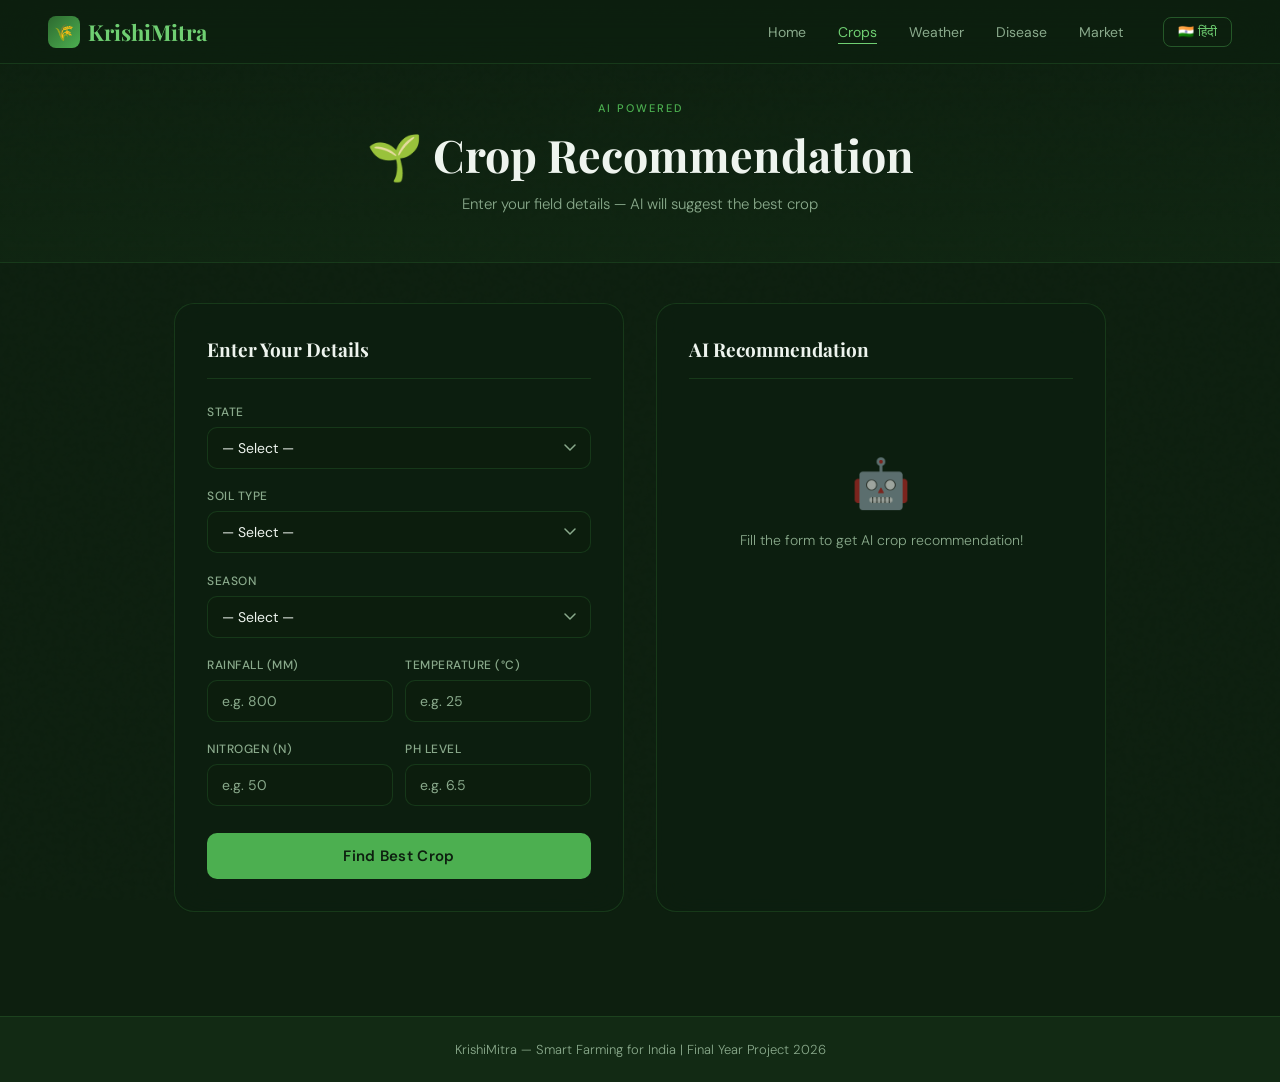
<file: templates/pages/crop.html>
<!DOCTYPE html>
<html lang="en">
<head>
  <meta charset="UTF-8"/>
  <meta name="viewport" content="width=device-width, initial-scale=1.0"/>
  <title>Crop Recommendation — KrishiMitra</title>
  <link rel="manifest" href="/manifest.json">
  <meta name="theme-color" content="#1D9E75">
  <script>
    if ('serviceWorker' in navigator) {
      navigator.serviceWorker.register('/sw.js')
        .then(function() { console.log('SW registered'); })
        .catch(function(err) { console.log('SW error:', err); });
    }
  </script>
  <script src="/static/lang.js"></script>
  <link href="https://fonts.googleapis.com/css2?family=Playfair+Display:wght@600;700&family=DM+Sans:wght@300;400;500&display=swap" rel="stylesheet"/>
  <style>
    *,*::before,*::after{box-sizing:border-box;margin:0;padding:0}
    :root{
      --green-deep:#0d1f0f;--green-dark:#122a14;--green-mid:#1a3d1c;
      --green-accent:#2d6a30;--green-bright:#4caf50;--green-glow:#6fcf72;
      --amber:#e8a838;--text-main:#eef4ee;--text-muted:#8aaa8c;
      --glass-bg:rgba(13,31,15,0.6);--glass-border:rgba(76,175,80,0.18);
    }
    html{scroll-behavior:smooth}
    body{font-family:'DM Sans',sans-serif;background:var(--green-deep);color:var(--text-main);min-height:100vh;overflow-x:hidden}
    body::before{
      content:'';position:fixed;inset:0;z-index:0;pointer-events:none;
      background-image:url("data:image/svg+xml,%3Csvg viewBox='0 0 200 200' xmlns='http://www.w3.org/2000/svg'%3E%3Cfilter id='n'%3E%3CfeTurbulence type='fractalNoise' baseFrequency='0.75' numOctaves='4' stitchTiles='stitch'/%3E%3C/filter%3E%3Crect width='100%25' height='100%25' filter='url(%23n)' opacity='0.035'/%3E%3C/svg%3E");
      opacity:0.4;
    }
    nav{
      position:fixed;top:0;left:0;right:0;z-index:100;
      display:flex;align-items:center;justify-content:space-between;
      padding:0 3rem;height:64px;
      background:rgba(13,31,15,0.88);backdrop-filter:blur(20px);
      border-bottom:1px solid var(--glass-border);
    }
    .logo{font-family:'Playfair Display',serif;font-size:22px;font-weight:700;color:var(--green-glow);text-decoration:none;display:flex;align-items:center;gap:8px}
    .logo-icon{width:32px;height:32px;border-radius:8px;background:linear-gradient(135deg,var(--green-accent),var(--green-bright));display:flex;align-items:center;justify-content:center;font-size:16px;transition:transform .3s}
    .logo:hover .logo-icon{transform:rotate(-10deg) scale(1.1)}
    .nav-links{display:flex;gap:2rem;align-items:center}
    .nav-links a{font-size:14px;color:var(--text-muted);text-decoration:none;position:relative;transition:color .2s}
    .nav-links a::after{content:'';position:absolute;bottom:-3px;left:0;right:0;height:1px;background:var(--green-glow);transform:scaleX(0);transform-origin:left;transition:transform .25s}
    .nav-links a:hover{color:var(--green-glow)}
    .nav-links a:hover::after{transform:scaleX(1)}
    .nav-links a.active{color:var(--green-glow)}
    .nav-links a.active::after{transform:scaleX(1)}
    .lang-btn{background:transparent;color:var(--green-glow);border:1px solid rgba(76,175,80,0.4);padding:6px 14px;border-radius:8px;font-size:13px;font-weight:500;cursor:pointer;margin-left:8px;transition:background .2s,border-color .2s}
    .lang-btn:hover{background:rgba(76,175,80,0.12);border-color:var(--green-glow)}
    .nav-cta{background:var(--green-accent);color:var(--text-main)!important;padding:8px 20px;border-radius:8px;font-weight:500!important;transition:background .2s,transform .2s!important}
    .nav-cta::after{display:none!important}
    .nav-cta:hover{background:var(--green-bright)!important;transform:translateY(-2px)!important}

    .page-header{
      position:relative;z-index:1;
      padding:6rem 2rem 3rem;text-align:center;
      background:linear-gradient(180deg,rgba(13,31,15,0) 0%,rgba(18,42,20,0.6) 100%);
      border-bottom:1px solid var(--glass-border);
      opacity:0;animation:fadeUp .7s .2s forwards;
    }
    .page-header .tag{display:inline-block;font-size:11px;letter-spacing:2px;text-transform:uppercase;color:var(--green-bright);font-weight:500;margin-bottom:10px}
    .page-header h1{font-family:'Playfair Display',serif;font-size:clamp(1.8rem,4vw,2.8rem);font-weight:700;color:var(--text-main);margin-bottom:.6rem}
    .page-header p{font-size:15px;color:var(--text-muted);font-weight:300}

    .main{
      position:relative;z-index:1;
      display:grid;grid-template-columns:1fr 1fr;
      gap:2rem;max-width:980px;margin:2.5rem auto;padding:0 1.5rem 4rem;
    }
    .form-card,.result-card{
      background:var(--glass-bg);border:1px solid var(--glass-border);
      backdrop-filter:blur(18px);border-radius:20px;padding:2rem;
      opacity:0;animation:fadeUp .7s forwards;
    }
    .form-card{animation-delay:.35s}
    .result-card{animation-delay:.5s}
    .form-card h2,.result-card h2{
      font-family:'Playfair Display',serif;font-size:19px;font-weight:700;
      color:var(--text-main);margin-bottom:1.6rem;
      padding-bottom:1rem;border-bottom:1px solid var(--glass-border);
    }
    .form-group{margin-bottom:1.2rem}
    .form-group label{display:block;font-size:12px;font-weight:500;letter-spacing:.5px;text-transform:uppercase;color:var(--text-muted);margin-bottom:7px}
    .form-group select,.form-group input{
      width:100%;padding:11px 14px;
      background:rgba(13,31,15,0.7);
      border:1px solid var(--glass-border);
      border-radius:10px;font-size:14px;color:var(--text-main);
      font-family:'DM Sans',sans-serif;outline:none;
      transition:border-color .25s,box-shadow .25s;
      appearance:none;-webkit-appearance:none;
    }
    .form-group select{
      background-image:url("data:image/svg+xml,%3Csvg xmlns='http://www.w3.org/2000/svg' width='12' height='8' viewBox='0 0 12 8'%3E%3Cpath d='M1 1l5 5 5-5' stroke='%238aaa8c' stroke-width='1.5' fill='none' stroke-linecap='round'/%3E%3C/svg%3E");
      background-repeat:no-repeat;background-position:right 14px center;
      padding-right:36px;
    }
    .form-group select option{background:var(--green-dark);color:var(--text-main)}
    .form-group select:focus,.form-group input:focus{border-color:var(--green-bright);box-shadow:0 0 0 3px rgba(76,175,80,0.12)}
    .form-group input::placeholder{color:var(--text-muted)}
    .form-row{display:grid;grid-template-columns:1fr 1fr;gap:12px}
    .btn-submit{
      width:100%;background:var(--green-bright);color:var(--green-deep);
      border:none;padding:13px;border-radius:10px;
      font-size:15px;font-weight:600;cursor:pointer;margin-top:.5rem;
      font-family:'DM Sans',sans-serif;letter-spacing:.3px;
      position:relative;overflow:hidden;
      transition:background .2s,transform .15s,box-shadow .2s;
    }
    .btn-submit::after{content:'';position:absolute;inset:0;background:linear-gradient(120deg,transparent 30%,rgba(255,255,255,0.2) 50%,transparent 70%);transform:translateX(-100%);transition:transform .5s}
    .btn-submit:hover{background:var(--green-glow);transform:translateY(-2px);box-shadow:0 8px 24px rgba(76,175,80,0.35)}
    .btn-submit:hover::after{transform:translateX(100%)}

    .empty-state{text-align:center;padding:3rem 1rem;color:var(--text-muted)}
    .empty-state .icon{font-size:48px;margin-bottom:1rem;opacity:.6}
    .empty-state p{font-size:14px;font-weight:300}
    .result-content{display:none;flex-direction:column;gap:1.4rem}
    .top-crop{background:rgba(76,175,80,0.1);border:1px solid rgba(76,175,80,0.25);border-radius:14px;padding:1.5rem;text-align:center;position:relative;overflow:hidden}
    .top-crop::before{content:'';position:absolute;top:-40px;left:50%;transform:translateX(-50%);width:200px;height:200px;border-radius:50%;background:radial-gradient(circle,rgba(76,175,80,0.15),transparent 70%);pointer-events:none}
    .top-crop .crop-icon{font-size:44px;margin-bottom:10px;display:block;animation:iconBounce .6s ease}
    @keyframes iconBounce{0%{transform:scale(.5);opacity:0}70%{transform:scale(1.15)}100%{transform:scale(1);opacity:1}}
    .top-crop h3{font-family:'Playfair Display',serif;font-size:22px;font-weight:700;color:var(--green-glow);margin-bottom:5px}
    .top-crop p{font-size:13px;color:var(--text-muted);font-weight:300}
    .confidence-bar{margin-top:14px}
    .confidence-bar .label{display:flex;justify-content:space-between;font-size:12px;color:var(--text-muted);margin-bottom:6px}
    .bar-bg{background:rgba(255,255,255,0.08);border-radius:20px;height:6px;overflow:hidden}
    .bar-fill{background:linear-gradient(90deg,var(--green-accent),var(--green-glow));height:100%;border-radius:20px;width:0%;transition:width 1.2s cubic-bezier(.4,0,.2,1)}
    .other-crops h4{font-size:13px;font-weight:500;letter-spacing:.5px;text-transform:uppercase;color:var(--text-muted);margin-bottom:10px}
    .crop-pills{display:flex;flex-wrap:wrap;gap:8px}
    .pill{background:rgba(76,175,80,0.1);border:1px solid rgba(76,175,80,0.25);color:var(--green-glow);font-size:13px;padding:5px 14px;border-radius:20px;transition:background .2s,transform .2s;cursor:default}
    .pill:hover{background:rgba(76,175,80,0.2);transform:translateY(-2px)}
    .tips-box{background:rgba(232,168,56,0.08);border:1px solid rgba(232,168,56,0.2);border-radius:12px;padding:1rem 1.2rem}
    .tips-box h4{font-size:12px;font-weight:500;letter-spacing:.5px;text-transform:uppercase;color:var(--amber);margin-bottom:7px}
    .tips-box p{font-size:14px;color:#c8a96e;line-height:1.65;font-weight:300}

    footer{position:relative;z-index:1;text-align:center;padding:1.5rem;border-top:1px solid var(--glass-border);background:var(--green-dark)}
    footer p{font-size:13px;color:var(--text-muted);font-weight:300}
    @keyframes fadeUp{from{opacity:0;transform:translateY(24px)}to{opacity:1;transform:translateY(0)}}
    @media(max-width:650px){.main{grid-template-columns:1fr}.form-row{grid-template-columns:1fr}nav{padding:0 1.2rem}.nav-links{gap:1rem}}
  </style>
</head>
<body>

  <nav>
    <a class="logo" href="/"><div class="logo-icon">🌾</div>KrishiMitra</a>
    <div class="nav-links">
      <a href="/" data-lang="nav_home">Home</a>
      <a href="/crop" class="active" data-lang="nav_crop">Crop</a>
      <a href="/weather" data-lang="nav_weather">Weather</a>
      <a href="/disease" data-lang="nav_disease">Disease</a>
      <a href="/market" data-lang="nav_market">Market</a>
      <button id="langToggleBtn" class="lang-btn" onclick="toggleLanguage()">🇮🇳 हिंदी</button>
    </div>
  </nav>

  <div class="page-header">
    <div class="tag">AI Powered</div>
    <h1>🌱 <span data-lang="crop_title">Crop Recommendation</span></h1>
    <p data-lang="crop_sub">Enter your field details — AI will suggest the best crop</p>
  </div>

  <div class="main">
    <div class="form-card">
      <h2 data-lang="crop_form_title">Enter Your Details</h2>

      <div class="form-group">
  <label data-lang="crop_state">State</label>
  <select id="state">
    <option value="" data-lang="opt_select">— Select —</option>
    <option value="Punjab" data-lang="opt_punjab">Punjab</option>
    <option value="Haryana" data-lang="opt_haryana">Haryana</option>
    <option value="Uttar Pradesh" data-lang="opt_up">Uttar Pradesh</option>
    <option value="Maharashtra" data-lang="opt_mh">Maharashtra</option>
    <option value="Madhya Pradesh" data-lang="opt_mp">Madhya Pradesh</option>
    <option value="Rajasthan" data-lang="opt_rj">Rajasthan</option>
    <option value="Bihar" data-lang="opt_br">Bihar</option>
    <option value="Gujarat" data-lang="opt_gj">Gujarat</option>
    <option value="Karnataka" data-lang="opt_ka">Karnataka</option>
    <option value="Andhra Pradesh" data-lang="opt_ap">Andhra Pradesh</option>
  </select>
</div>

<div class="form-group">
  <label data-lang="crop_soil">Soil Type</label>
  <select id="soil">
    <option value="" data-lang="opt_select">— Select —</option>
    <option value="Alluvial" data-lang="opt_alluvial">Alluvial Soil</option>
    <option value="Black" data-lang="opt_black">Black Soil</option>
    <option value="Red" data-lang="opt_red">Red Soil</option>
    <option value="Sandy" data-lang="opt_sandy">Sandy Soil</option>
    <option value="Clay" data-lang="opt_clay">Clay Soil</option>
  </select>
</div>

<div class="form-group">
  <label data-lang="crop_season">Season</label>
  <select id="season">
    <option value="" data-lang="opt_select">— Select —</option>
    <option value="Kharif" data-lang="opt_kharif">Kharif (June - November)</option>
    <option value="Rabi" data-lang="opt_rabi">Rabi (November - April)</option>
    <option value="Zaid" data-lang="opt_zaid">Zaid (April - June)</option>
  </select>
</div>

      <div class="form-row">
        <div class="form-group">
          <label data-lang="crop_rainfall">Rainfall (mm)</label>
          <input type="number" id="rainfall" placeholder="e.g. 800"/>
        </div>
        <div class="form-group">
          <label data-lang="crop_temp">Temperature (°C)</label>
          <input type="number" id="temperature" placeholder="e.g. 25"/>
        </div>
      </div>

      <div class="form-row">
        <div class="form-group">
          <label data-lang="crop_nitrogen">Nitrogen (N)</label>
          <input type="number" id="nitrogen" placeholder="e.g. 50"/>
        </div>
        <div class="form-group">
          <label data-lang="crop_ph">pH Level</label>
          <input type="number" id="ph" placeholder="e.g. 6.5" step="0.1"/>
        </div>
      </div>

      <button class="btn-submit" id="searchBtn" data-lang="crop_btn">🔍 Find Best Crop</button>
    </div>

    <div class="result-card">
      <h2 data-lang="crop_result_title">AI Recommendation</h2>
      <div class="empty-state" id="emptyState">
        <div class="icon">🤖</div>
        <p data-lang="crop_empty">Fill the form to get AI crop recommendation!</p>
      </div>
      <div class="result-content" id="resultContent">
        <div class="top-crop">
          <span class="crop-icon" id="cropIcon">🌾</span>
          <h3 id="cropName">-</h3>
          <p id="cropDesc">-</p>
          <div class="confidence-bar">
            <div class="label">
              <span>AI Confidence</span>
              <span id="confidenceText">0%</span>
            </div>
            <div class="bar-bg"><div class="bar-fill" id="barFill"></div></div>
          </div>
        </div>
        <div class="other-crops">
          <h4>More Options</h4>
          <div class="crop-pills" id="cropPills"></div>
        </div>
        <div class="tips-box">
          <h4>💡 Farmer Tip</h4>
          <p id="tipText">-</p>
        </div>
      </div>
    </div>
  </div>

  <footer><p>KrishiMitra — Smart Farming for India | Final Year Project 2026</p></footer>

  <script>
    var cropData = {
      "Kharif": {
        "Alluvial":{ crop:"Rice (Paddy)",icon:"🌾",confidence:94,others:["Maize","Cotton","Soybean"],tip:"Kharif crops need more water — keep irrigation schedule regular." },
        "Black":   { crop:"Cotton",icon:"🌿",confidence:91,others:["Soybean","Jowar","Groundnut"],tip:"Black soil is ideal for cotton — maintain NPK balance." },
        "Red":     { crop:"Groundnut",icon:"🥜",confidence:88,others:["Maize","Millets","Pulses"],tip:"Add organic matter to red soil for better yield." },
        "Sandy":   { crop:"Pearl Millet (Bajra)",icon:"🌽",confidence:85,others:["Groundnut","Moong","Sesame"],tip:"Use drip irrigation in sandy soil to save water." },
        "Clay":    { crop:"Rice (Paddy)",icon:"🌾",confidence:90,others:["Jute","Sugarcane","Cotton"],tip:"Avoid waterlogging in clay soil — ensure proper drainage." }
      },
      "Rabi": {
        "Alluvial":{ crop:"Wheat",icon:"🌾",confidence:96,others:["Mustard","Gram","Peas"],tip:"Sow wheat in November for best results in Rabi season." },
        "Black":   { crop:"Gram (Chana)",icon:"🫘",confidence:92,others:["Wheat","Mustard","Lentils"],tip:"Gram needs less water — rain-fed farming works well." },
        "Red":     { crop:"Mustard",icon:"🌻",confidence:87,others:["Wheat","Gram","Sunflower"],tip:"Watch out for aphids in mustard — use neem spray." },
        "Sandy":   { crop:"Barley",icon:"🌾",confidence:83,others:["Mustard","Gram","Potato"],tip:"Barley is drought-resistant — good for sandy soil." },
        "Clay":    { crop:"Wheat",icon:"🌾",confidence:89,others:["Mustard","Gram","Spinach"],tip:"Do deep ploughing before sowing wheat in clay soil." }
      },
      "Zaid": {
        "Alluvial":{ crop:"Watermelon",icon:"🍉",confidence:90,others:["Cucumber","Moong","Vegetables"],tip:"Zaid season is hot — water crops early morning." },
        "Black":   { crop:"Moong Dal",icon:"🫘",confidence:86,others:["Urad","Vegetables","Sesame"],tip:"Moong crop is ready in 60-70 days." },
        "Red":     { crop:"Vegetables",icon:"🥦",confidence:85,others:["Moong","Watermelon","Bitter gourd"],tip:"Vegetable farming in Zaid gives higher income." },
        "Sandy":   { crop:"Cucumber",icon:"🥒",confidence:84,others:["Watermelon","Moong","Pumpkin"],tip:"Cucumber grows very well in sandy soil." },
        "Clay":    { crop:"Sugarcane",icon:"🎋",confidence:88,others:["Rice","Vegetables","Maize"],tip:"Clay soil is perfect for sugarcane — expect high yield." }
      }
    };

    document.getElementById("searchBtn").addEventListener("click", function() {
      var state  = document.getElementById("state").value;
      var soil   = document.getElementById("soil").value;
      var season = document.getElementById("season").value;
      if (!state || !soil || !season) {
        alert("Please select State, Soil and Season!");
        return;
      }
      var data = cropData[season][soil];
      if (!data) { alert("Data not available for this combination."); return; }

      document.getElementById("emptyState").style.display = "none";
      var rc = document.getElementById("resultContent");
      rc.style.display = "flex";

      document.getElementById("cropIcon").textContent       = data.icon;
      document.getElementById("cropName").textContent       = data.crop;
      document.getElementById("cropDesc").textContent       = "Best crop for " + state;
      document.getElementById("confidenceText").textContent = data.confidence + "%";
      document.getElementById("tipText").textContent        = data.tip;

      document.getElementById("barFill").style.width = "0%";
      setTimeout(function(){ document.getElementById("barFill").style.width = data.confidence + "%"; }, 100);

      var pillsDiv = document.getElementById("cropPills");
      pillsDiv.innerHTML = "";
      data.others.forEach(function(name){
        var p = document.createElement("span");
        p.className = "pill"; p.textContent = name;
        pillsDiv.appendChild(p);
      });
    });
  </script>
</body>
</html>
</file>
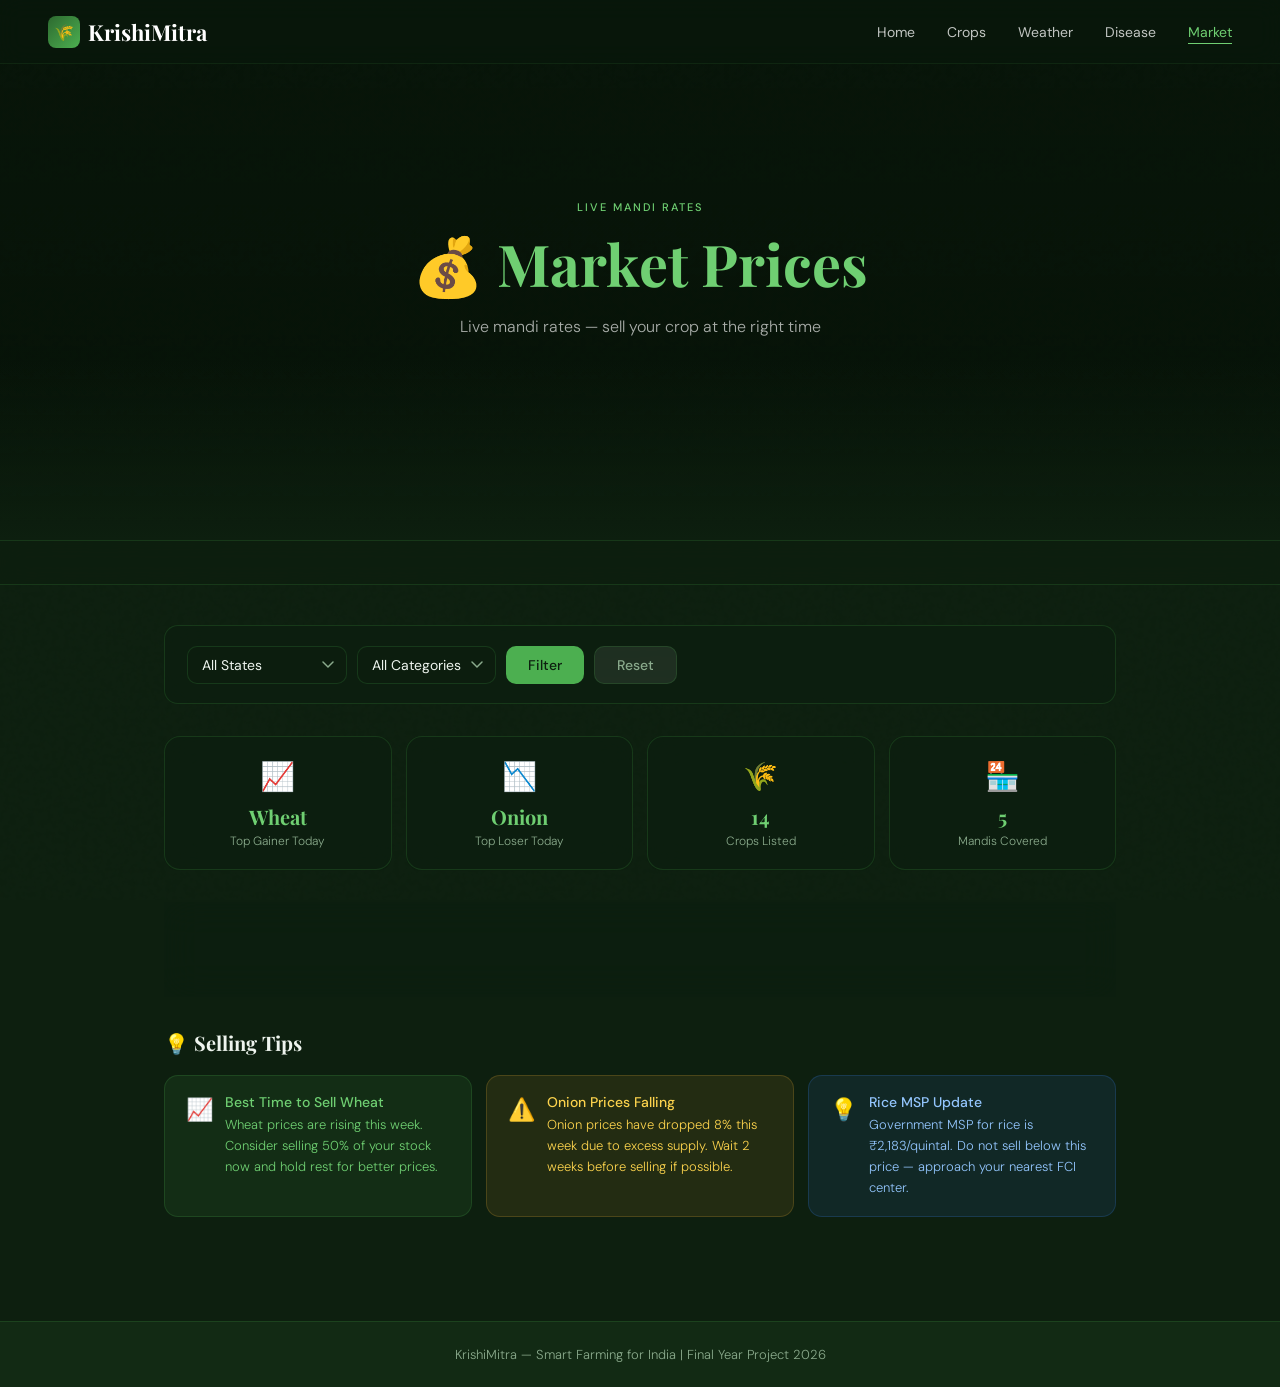
<file: templates/pages/market.html>
<!DOCTYPE html>
<html lang="en">
<head>
  <meta charset="UTF-8"/>
  <meta name="viewport" content="width=device-width, initial-scale=1.0"/>
  <title>Market Prices — KrishiMitra</title>
  <link rel="manifest" href="/manifest.json">
  <meta name="theme-color" content="#1D9E75">
  <script>
    if ('serviceWorker' in navigator) {
      navigator.serviceWorker.register('/sw.js')
        .then(function() { console.log('SW registered'); })
        .catch(function(err) { console.log('SW error:', err); });
    }
  </script>
  <!-- lang.js already present in market.html -->
  <script src="/static/lang.js"></script>
  <link href="https://fonts.googleapis.com/css2?family=Playfair+Display:wght@600;700&family=DM+Sans:wght@300;400;500&display=swap" rel="stylesheet"/>
  <style>
    *,*::before,*::after{box-sizing:border-box;margin:0;padding:0}
    :root{
      --green-deep:#0d1f0f;--green-dark:#122a14;--green-mid:#1a3d1c;
      --green-accent:#2d6a30;--green-bright:#4caf50;--green-glow:#6fcf72;
      --amber:#e8a838;--text-main:#eef4ee;--text-muted:#8aaa8c;
      --glass-bg:rgba(13,31,15,0.6);--glass-border:rgba(76,175,80,0.18);
    }
    html{scroll-behavior:smooth}
    body{font-family:'DM Sans',sans-serif;background:var(--green-deep);color:var(--text-main);min-height:100vh;overflow-x:hidden}
    body::before{
      content:'';position:fixed;inset:0;z-index:0;pointer-events:none;
      background-image:url("data:image/svg+xml,%3Csvg viewBox='0 0 200 200' xmlns='http://www.w3.org/2000/svg'%3E%3Cfilter id='n'%3E%3CfeTurbulence type='fractalNoise' baseFrequency='0.75' numOctaves='4' stitchTiles='stitch'/%3E%3C/filter%3E%3Crect width='100%25' height='100%25' filter='url(%23n)' opacity='0.035'/%3E%3C/svg%3E");
      opacity:0.4;
    }

    /* NAV */
    nav{
      position:fixed;top:0;left:0;right:0;z-index:100;
      display:flex;align-items:center;justify-content:space-between;
      padding:0 3rem;height:64px;
      background:rgba(13,31,15,0.2);backdrop-filter:blur(12px);
      border-bottom:1px solid rgba(76,175,80,0.1);
      transition:background .4s,border-color .4s;
    }
    nav.scrolled{background:rgba(13,31,15,0.92);border-bottom-color:var(--glass-border)}
    .logo{font-family:'Playfair Display',serif;font-size:22px;font-weight:700;color:#fff;text-decoration:none;display:flex;align-items:center;gap:8px}
    .logo-icon{width:32px;height:32px;border-radius:8px;background:linear-gradient(135deg,var(--green-accent),var(--green-bright));display:flex;align-items:center;justify-content:center;font-size:16px;transition:transform .3s}
    .logo:hover .logo-icon{transform:rotate(-10deg) scale(1.1)}
    .nav-links{display:flex;gap:2rem;align-items:center}
    .nav-links a{font-size:14px;color:rgba(255,255,255,0.75);text-decoration:none;position:relative;transition:color .2s}
    .nav-links a::after{content:'';position:absolute;bottom:-3px;left:0;right:0;height:1px;background:var(--green-glow);transform:scaleX(0);transform-origin:left;transition:transform .25s}
    .nav-links a:hover{color:#fff}
    .nav-links a:hover::after{transform:scaleX(1)}
    .nav-links a.active{color:var(--green-glow)}
    .nav-links a.active::after{transform:scaleX(1)}

    /* HERO */
    .hero{
      position:relative;min-height:60vh;
      display:flex;flex-direction:column;align-items:center;justify-content:center;
      text-align:center;padding:0 2rem;overflow:hidden;
    }
    .hero-bg{
      position:absolute;inset:0;z-index:0;
      background:
        linear-gradient(180deg,rgba(5,15,6,0.6) 0%,rgba(5,15,6,0.78) 100%),
        url('https://images.unsplash.com/photo-1611974789855-9c2a0a7236a3?w=1600&q=80') center/cover no-repeat;
      transform:scale(1.04);animation:bgZoom 14s ease-out forwards;
    }
    @keyframes bgZoom{to{transform:scale(1)}}
    .hero-bg::after{content:'';position:absolute;bottom:0;left:0;right:0;height:180px;background:linear-gradient(to bottom,transparent,var(--green-deep))}
    .hero-tag{position:relative;z-index:1;display:inline-block;font-size:11px;letter-spacing:2px;text-transform:uppercase;color:var(--green-glow);font-weight:500;margin-bottom:1rem;opacity:0;animation:fadeUp .7s .3s forwards}
    .hero h1{position:relative;z-index:1;font-family:'Playfair Display',serif;font-size:clamp(2.2rem,5vw,3.6rem);font-weight:700;color:#fff;line-height:1.15;margin-bottom:1rem;opacity:0;animation:fadeUp .7s .5s forwards}
    .hero h1 span{color:var(--green-glow)}
    .hero p{position:relative;z-index:1;font-size:16px;color:rgba(255,255,255,0.65);font-weight:300;max-width:480px;line-height:1.7;opacity:0;animation:fadeUp .7s .7s forwards}

    /* LIVE TICKER */
    .ticker-wrap{
      position:relative;z-index:1;
      background:rgba(13,31,15,0.85);backdrop-filter:blur(12px);
      border-top:1px solid var(--glass-border);border-bottom:1px solid var(--glass-border);
      padding:.7rem 0;overflow:hidden;white-space:nowrap;
    }
    .ticker-track{
      display:inline-block;
      animation:tickerScroll 30s linear infinite;
    }
    .ticker-track:hover{animation-play-state:paused}
    @keyframes tickerScroll{from{transform:translateX(0)}to{transform:translateX(-50%)}}
    .ticker-item{
      display:inline-flex;align-items:center;gap:6px;
      margin-right:2.5rem;font-size:13px;font-weight:400;
    }
    .t-up{color:var(--green-glow)}
    .t-down{color:#fca5a5}
    .t-flat{color:var(--text-muted)}
    .t-name{color:var(--text-main);font-weight:500}

    /* MAIN */
    .main{position:relative;z-index:1;max-width:1000px;margin:2.5rem auto;padding:0 1.5rem 4rem}

    /* FILTERS */
    .filters{
      display:flex;gap:10px;flex-wrap:wrap;margin-bottom:2rem;
      background:var(--glass-bg);backdrop-filter:blur(18px);
      border:1px solid var(--glass-border);border-radius:14px;
      padding:1.2rem 1.4rem;
      opacity:0;animation:fadeUp .7s .8s forwards;
    }
    .filters select{
      padding:9px 14px;background:rgba(13,31,15,0.8);
      border:1px solid var(--glass-border);border-radius:10px;
      font-size:14px;color:var(--text-main);
      font-family:'DM Sans',sans-serif;outline:none;
      transition:border-color .2s;
      appearance:none;-webkit-appearance:none;
      background-image:url("data:image/svg+xml,%3Csvg xmlns='http://www.w3.org/2000/svg' width='12' height='8' viewBox='0 0 12 8'%3E%3Cpath d='M1 1l5 5 5-5' stroke='%238aaa8c' stroke-width='1.5' fill='none' stroke-linecap='round'/%3E%3C/svg%3E");
      background-repeat:no-repeat;background-position:right 12px center;padding-right:34px;
    }
    .filters select option{background:var(--green-dark)}
    .filters select:focus{border-color:var(--green-bright)}
    .filters button{
      padding:9px 22px;border:none;border-radius:10px;
      font-size:14px;font-weight:500;cursor:pointer;
      font-family:'DM Sans',sans-serif;
      transition:background .2s,transform .15s;
    }
    #filterBtn{background:var(--green-bright);color:var(--green-deep)}
    #filterBtn:hover{background:var(--green-glow);transform:translateY(-1px)}
    #resetBtn{background:rgba(255,255,255,0.08);color:var(--text-muted);border:1px solid var(--glass-border)}
    #resetBtn:hover{background:rgba(255,255,255,0.13);color:var(--text-main)}

    /* SUMMARY CARDS */
    .summary-grid{display:grid;grid-template-columns:repeat(auto-fit,minmax(150px,1fr));gap:14px;margin-bottom:2rem}
    .summary-card{
      background:var(--glass-bg);border:1px solid var(--glass-border);
      backdrop-filter:blur(16px);border-radius:16px;padding:1.3rem;text-align:center;
      transition:transform .25s,border-color .25s;cursor:default;
    }
    .summary-card:hover{transform:translateY(-4px);border-color:rgba(76,175,80,0.35)}
    .s-icon{font-size:28px;margin-bottom:8px;display:block}
    .s-val{font-family:'Playfair Display',serif;font-size:20px;font-weight:700;color:var(--green-glow)}
    .s-lbl{font-size:12px;color:var(--text-muted);margin-top:3px;font-weight:300}

    /* TABLE CARD */
    .table-card{
      background:var(--glass-bg);border:1px solid var(--glass-border);
      backdrop-filter:blur(18px);border-radius:18px;overflow:hidden;margin-bottom:2rem;
    }
    .table-header{
      display:flex;justify-content:space-between;align-items:center;
      padding:1.1rem 1.5rem;border-bottom:1px solid var(--glass-border);
    }
    .table-header h2{font-family:'Playfair Display',serif;font-size:17px;font-weight:700;color:var(--text-main)}
    .table-header span{font-size:12px;color:var(--text-muted);font-weight:300}

    table{width:100%;border-collapse:collapse}
    thead tr{background:rgba(76,175,80,0.06)}
    th{
      padding:10px 16px;text-align:left;
      font-size:11px;font-weight:500;letter-spacing:1px;text-transform:uppercase;
      color:var(--text-muted);
    }
    td{padding:13px 16px;font-size:14px;color:var(--text-main);border-top:1px solid rgba(76,175,80,0.07)}
    tr:hover td{background:rgba(76,175,80,0.04)}

    .crop-name{display:flex;align-items:center;gap:9px;font-weight:500;color:var(--text-main)}
    .crop-emoji{font-size:20px}
    .price{font-family:'Playfair Display',serif;font-weight:700;font-size:15px;color:var(--green-glow)}

    .change{display:inline-flex;align-items:center;gap:4px;font-size:13px;font-weight:500;padding:3px 10px;border-radius:20px}
    .change-up  {background:rgba(76,175,80,0.15);color:var(--green-glow);border:1px solid rgba(76,175,80,0.2)}
    .change-down{background:rgba(239,68,68,0.12);color:#fca5a5;border:1px solid rgba(239,68,68,0.18)}
    .change-flat{background:rgba(255,255,255,0.06);color:var(--text-muted);border:1px solid var(--glass-border)}

    .trend{font-size:18px}

    .market-badge{font-size:11px;padding:3px 10px;border-radius:20px;font-weight:500}
    .badge-blue  {background:rgba(59,130,246,0.15);color:#93c5fd;border:1px solid rgba(59,130,246,0.2)}
    .badge-purple{background:rgba(139,92,246,0.15);color:#c4b5fd;border:1px solid rgba(139,92,246,0.2)}
    .badge-orange{background:rgba(249,115,22,0.15);color:#fdba74;border:1px solid rgba(249,115,22,0.2)}

    /* TIPS */
    .section-title{font-family:'Playfair Display',serif;font-size:20px;font-weight:700;color:var(--text-main);margin-bottom:1.2rem}
    .tips-grid{display:grid;grid-template-columns:repeat(auto-fit,minmax(280px,1fr));gap:14px}
    .tip-card{
      border-radius:14px;padding:1.1rem 1.3rem;
      display:flex;align-items:flex-start;gap:12px;
      transition:transform .25s;
    }
    .tip-card:hover{transform:translateY(-3px)}
    .t-icon{font-size:22px;flex-shrink:0;margin-top:2px}
    .tip-card h4{font-size:14px;font-weight:500;margin-bottom:4px}
    .tip-card p{font-size:13px;line-height:1.6;font-weight:300}
    .tip-green {background:rgba(76,175,80,0.1);border:1px solid rgba(76,175,80,0.2)}
    .tip-green h4,.tip-green p{color:var(--green-glow)}
    .tip-yellow{background:rgba(232,168,56,0.1);border:1px solid rgba(232,168,56,0.2)}
    .tip-yellow h4,.tip-yellow p{color:#fcd34d}
    .tip-blue  {background:rgba(59,130,246,0.1);border:1px solid rgba(59,130,246,0.2)}
    .tip-blue h4,.tip-blue p{color:#93c5fd}

    /* FOOTER */
    footer{position:relative;z-index:1;text-align:center;padding:1.5rem;border-top:1px solid var(--glass-border);background:var(--green-dark)}
    footer p{font-size:13px;color:var(--text-muted);font-weight:300}

    /* REVEAL */
    .reveal{opacity:0;transform:translateY(28px);transition:opacity .7s,transform .7s}
    .reveal.visible{opacity:1;transform:translateY(0)}

    @keyframes fadeUp{from{opacity:0;transform:translateY(24px)}to{opacity:1;transform:translateY(0)}}

    @media(max-width:650px){
      th:nth-child(4),td:nth-child(4),
      th:nth-child(5),td:nth-child(5){display:none}
      nav{padding:0 1.2rem}
      .nav-links{gap:1rem}
    }
  </style>
</head>
<body>

  <!-- NAV -->
  <nav id="navbar">
    <a class="logo" href="/"><div class="logo-icon">🌾</div>KrishiMitra</a>
    <div class="nav-links">
      <!-- ✅ data-lang added to all nav links -->
      <a href="/" data-lang="nav_home">Home</a>
      <a href="/crop" data-lang="nav_crop">Crop</a>
      <a href="/weather" data-lang="nav_weather">Weather</a>
      <a href="/disease" data-lang="nav_disease">Disease</a>
      <a href="/market" class="active" data-lang="nav_market">Market</a>
    </div>
  </nav>

  <!-- HERO -->
  <section class="hero">
    <div class="hero-bg"></div>
    <div class="hero-tag">Live Mandi Rates</div>
    <!-- ✅ data-lang added to h1 and p -->
    <h1>💰 <span data-lang="market_title">Market Prices</span></h1>
    <p data-lang="market_sub">Live mandi rates — sell your crop at the right time and maximise your profit</p>
  </section>

  <!-- LIVE TICKER -->
  <div class="ticker-wrap">
    <div class="ticker-track" id="tickerTrack"></div>
  </div>

  <!-- MAIN -->
  <div class="main">

    <!-- FILTERS -->
    <div class="filters">
      <select id="stateFilter">
        <option value="all">All States</option>
        <option value="Punjab">Punjab</option>
        <option value="Haryana">Haryana</option>
        <option value="UP">Uttar Pradesh</option>
        <option value="Maharashtra">Maharashtra</option>
        <option value="MP">Madhya Pradesh</option>
      </select>
      <select id="categoryFilter">
        <option value="all">All Categories</option>
        <option value="Cereal">Cereals</option>
        <option value="Pulse">Pulses</option>
        <option value="Vegetable">Vegetables</option>
        <option value="Cash Crop">Cash Crops</option>
      </select>
      <!-- ✅ data-lang added to filter buttons -->
      <button id="filterBtn" data-lang="market_filter_btn">Filter</button>
      <button id="resetBtn" data-lang="market_reset_btn">Reset</button>
    </div>

    <!-- SUMMARY -->
    <div class="summary-grid reveal">
      <div class="summary-card">
        <span class="s-icon">📈</span>
        <div class="s-val" id="topGainer">Wheat</div>
        <div class="s-lbl">Top Gainer Today</div>
      </div>
      <div class="summary-card">
        <span class="s-icon">📉</span>
        <div class="s-val" id="topLoser">Onion</div>
        <div class="s-lbl">Top Loser Today</div>
      </div>
      <div class="summary-card">
        <span class="s-icon">🌾</span>
        <div class="s-val">14</div>
        <div class="s-lbl">Crops Listed</div>
      </div>
      <div class="summary-card">
        <span class="s-icon">🏪</span>
        <div class="s-val">5</div>
        <div class="s-lbl">Mandis Covered</div>
      </div>
    </div>

    <!-- PRICE TABLE -->
    <div class="table-card reveal">
      <div class="table-header">
        <h2>Crop Prices (per Quintal)</h2>
        <span id="lastUpdated">Updated: Today, 9:00 AM</span>
      </div>
      <table>
        <thead>
          <tr>
            <th>Crop</th>
            <th>Price (₹/Qtl)</th>
            <th>Change</th>
            <th>Trend</th>
            <th>Market</th>
          </tr>
        </thead>
        <tbody id="priceTableBody"></tbody>
      </table>
    </div>

    <!-- SELLING TIPS -->
    <!-- ✅ data-lang added to selling tips title -->
    <div class="section-title reveal">💡 <span data-lang="market_tips">Selling Tips</span></div>
    <div class="tips-grid reveal">
      <div class="tip-card tip-green">
        <div class="t-icon">📈</div>
        <div>
          <h4>Best Time to Sell Wheat</h4>
          <p>Wheat prices are rising this week. Consider selling 50% of your stock now and hold rest for better prices.</p>
        </div>
      </div>
      <div class="tip-card tip-yellow">
        <div class="t-icon">⚠️</div>
        <div>
          <h4>Onion Prices Falling</h4>
          <p>Onion prices have dropped 8% this week due to excess supply. Wait 2 weeks before selling if possible.</p>
        </div>
      </div>
      <div class="tip-card tip-blue">
        <div class="t-icon">💡</div>
        <div>
          <h4>Rice MSP Update</h4>
          <p>Government MSP for rice is ₹2,183/quintal. Do not sell below this price — approach your nearest FCI center.</p>
        </div>
      </div>
    </div>

  </div>

  <footer><p>KrishiMitra — Smart Farming for India | Final Year Project 2026</p></footer>

<script>
/* NAV scroll */
window.addEventListener('scroll',function(){
  document.getElementById('navbar').classList.toggle('scrolled',scrollY>40);
},{passive:true});

/* Scroll reveal */
var io=new IntersectionObserver(function(entries){
  entries.forEach(function(e){
    if(e.isIntersecting){
      e.target.classList.add('visible');
      io.unobserve(e.target);
    }
  });
},{threshold:.1});
document.querySelectorAll('.reveal').forEach(function(el){io.observe(el);});

/* ================== API DATA ================== */
var allCrops = [];

var marketBadges = {
  "Punjab":"badge-blue","Haryana":"badge-purple",
  "UP":"badge-orange","Maharashtra":"badge-blue","MP":"badge-purple"
};

/* FETCH API */
async function loadMarketData(){
  try{
    const res = await fetch("https://api.data.gov.in/resource/9ef84268-d588-465a-a308-a864a43d0070?api-key=579b464db66ec23bdd0000016749543897e24ffe6129db10c9b67c03&format=json");
    const data = await res.json();

    allCrops = data.records.slice(0, 20).map(item => ({
      emoji: "🌾",
      name: item.commodity || "Unknown",
      price: parseInt(item.modal_price) || 0,
      change: Math.floor(Math.random()*200-100),
      trend: "📈",
      market: item.market || "Unknown",
      category: "Cereal",
      state: item.state || "Unknown"
    }));

    buildTicker();
    renderTable(allCrops);

  }catch(err){
    console.error("API Error:", err);
  }
}

/* ================= TICKER ================= */
function buildTicker(){
  var html='';
  for(var i=0;i<allCrops.length;i++){
    var c=allCrops[i];
    var cls=c.change>0?'t-up':c.change<0?'t-down':'t-flat';
    var arrow=c.change>0?'▲':c.change<0?'▼':'—';
    html+='<span class="ticker-item"><span class="t-name">'+c.emoji+' '+c.name+'</span>'
         +'<span class="'+cls+'">₹'+c.price.toLocaleString()+' '+arrow+(c.change!==0?' '+Math.abs(c.change):'')+'</span></span>';
  }
  var t=document.getElementById('tickerTrack');
  t.innerHTML=html+html;
}

/* ================= TABLE ================= */
function renderTable(crops){
  var tbody=document.getElementById("priceTableBody");
  tbody.innerHTML="";

  if(crops.length===0){
    tbody.innerHTML='<tr><td colspan="5" style="text-align:center;color:var(--text-muted);padding:2rem;">No crops found.</td></tr>';
    return;
  }

  for(var i=0;i<crops.length;i++){
    var c=crops[i];
    var changeClass=c.change>0?"change-up":c.change<0?"change-down":"change-flat";
    var changeText=c.change>0?"▲ +"+c.change:c.change<0?"▼ "+c.change:"— 0";
    var badgeClass=marketBadges[c.market]||"badge-blue";

    var row=document.createElement("tr");
    row.innerHTML=
      '<td><div class="crop-name"><span class="crop-emoji">'+c.emoji+'</span>'+c.name+'</div></td>'+
      '<td><span class="price">₹'+c.price.toLocaleString()+'</span></td>'+
      '<td><span class="change '+changeClass+'">'+changeText+'</span></td>'+
      '<td><span class="trend">'+c.trend+'</span></td>'+
      '<td><span class="market-badge '+badgeClass+'">'+c.market+'</span></td>';

    tbody.appendChild(row);
  }
}

/* ================= FILTER ================= */
document.getElementById("filterBtn").addEventListener("click",function(){
  var state=document.getElementById("stateFilter").value;
  var category=document.getElementById("categoryFilter").value;

  var filtered=allCrops.filter(function(c){
    return (state==="all"||c.state===state) &&
           (category==="all"||c.category===category);
  });

  renderTable(filtered);
});

document.getElementById("resetBtn").addEventListener("click",function(){
  document.getElementById("stateFilter").value="all";
  document.getElementById("categoryFilter").value="all";
  renderTable(allCrops);
});

/* ================= LOAD ================= */
loadMarketData();
</script>
</body>
</html>
</file>
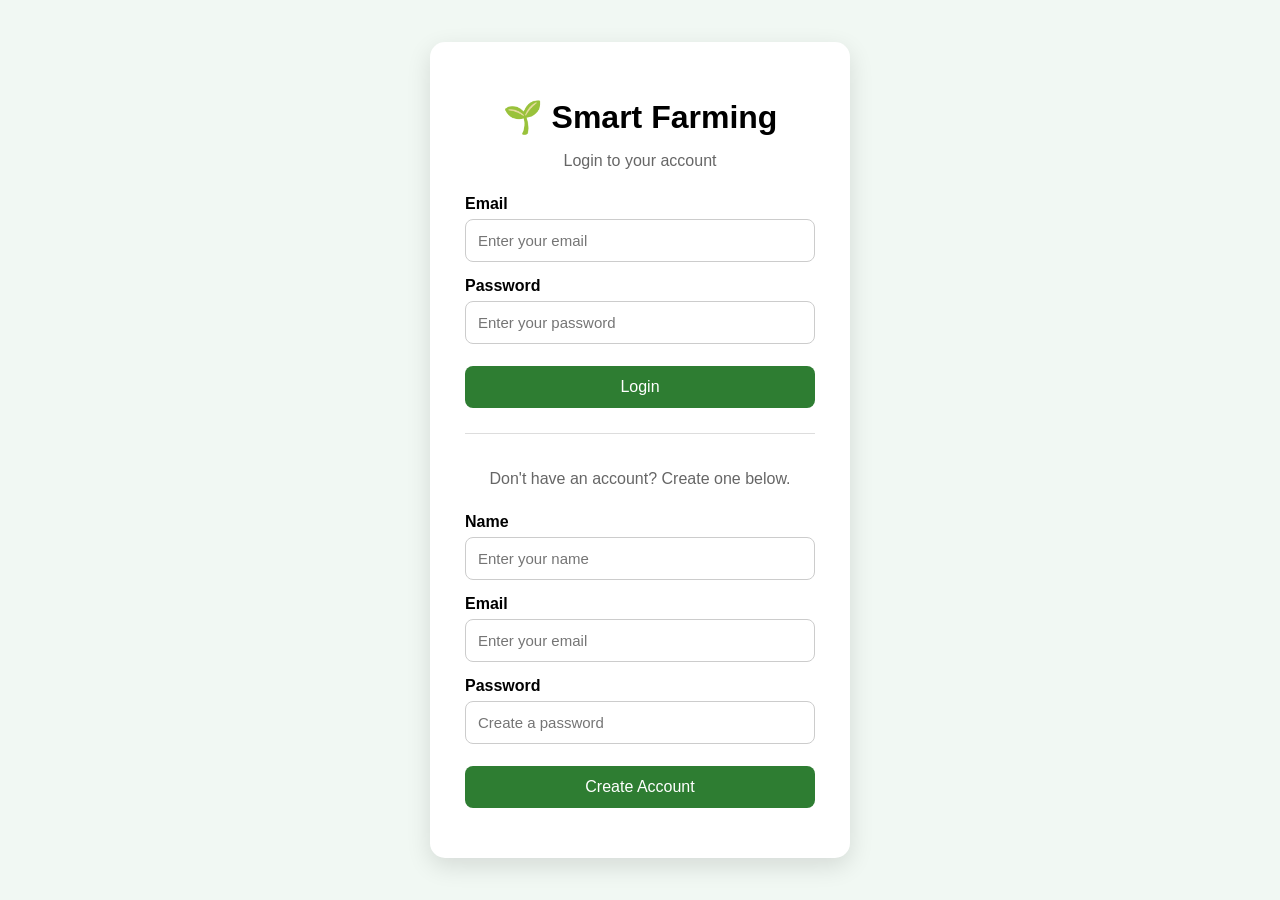
<file: frontend/templates/pages/login.html>
<!DOCTYPE html>
<html lang="en">
<head>
    <meta charset="UTF-8">
    <meta name="viewport" content="width=device-width, initial-scale=1.0">

    <title>Smart Farming - Login</title>

    <style>
        * {
            box-sizing: border-box;
        }

        body {
            margin: 0;
            font-family: Arial, sans-serif;
            background: #f1f8f3;
            min-height: 100vh;
            display: flex;
            justify-content: center;
            align-items: center;
        }

        .login-container {
            width: 100%;
            max-width: 420px;
            background: white;
            padding: 35px;
            border-radius: 15px;
            box-shadow: 0 8px 25px rgba(0, 0, 0, 0.12);
        }

        h1 {
            text-align: center;
            margin-bottom: 10px;
        }

        .subtitle {
            text-align: center;
            color: #666;
            margin-bottom: 25px;
        }

        label {
            display: block;
            margin-top: 15px;
            margin-bottom: 6px;
            font-weight: bold;
        }

        input {
            width: 100%;
            padding: 12px;
            border: 1px solid #ccc;
            border-radius: 8px;
            font-size: 15px;
        }

        button {
            width: 100%;
            margin-top: 22px;
            padding: 12px;
            border: none;
            border-radius: 8px;
            background: #2e7d32;
            color: white;
            font-size: 16px;
            cursor: pointer;
        }

        button:hover {
            background: #256b29;
        }

        .register-box {
            margin-top: 25px;
            padding-top: 20px;
            border-top: 1px solid #ddd;
        }

        .message {
            margin-top: 15px;
            text-align: center;
            font-weight: bold;
        }

        .success {
            color: #2e7d32;
        }

        .error {
            color: #c62828;
        }
    </style>
</head>

<body>

<div class="login-container">

    <h1>🌱 Smart Farming</h1>

    <p class="subtitle">Login to your account</p>

    <!-- LOGIN FORM -->

    <form id="loginForm">

        <label for="loginEmail">Email</label>

        <input
            type="email"
            id="loginEmail"
            name="email"
            placeholder="Enter your email"
            required
        >

        <label for="loginPassword">Password</label>

        <input
            type="password"
            id="loginPassword"
            name="password"
            placeholder="Enter your password"
            required
        >

        <button type="submit">
            Login
        </button>

    </form>

    <div id="loginMessage" class="message"></div>


    <!-- REGISTRATION -->

    <div class="register-box">

        <p class="subtitle">
            Don't have an account? Create one below.
        </p>

        <form id="registerForm">

            <label for="registerName">Name</label>

            <input
                type="text"
                id="registerName"
                name="name"
                placeholder="Enter your name"
                required
            >

            <label for="registerEmail">Email</label>

            <input
                type="email"
                id="registerEmail"
                name="email"
                placeholder="Enter your email"
                required
            >

            <label for="registerPassword">Password</label>

            <input
                type="password"
                id="registerPassword"
                name="password"
                placeholder="Create a password"
                required
            >

            <button type="submit">
                Create Account
            </button>

        </form>

        <div id="registerMessage" class="message"></div>

    </div>

</div>


<script>

    // =====================================================
    // LOGIN
    // =====================================================

    document.getElementById("loginForm").addEventListener(
        "submit",
        async function(event) {

            event.preventDefault();

            const form = new FormData(this);

            const message =
                document.getElementById("loginMessage");

            try {

                const response = await fetch("/login", {
                    method: "POST",
                    body: form
                });

                const data = await response.json();

                if (data.success) {

                    message.textContent =
                        "Login successful! Welcome " +
                        data.user.name;

                    message.className =
                        "message success";

                    // Redirect to home page
                    setTimeout(function() {
                        window.location.href = "/";
                    }, 1000);

                } else {

                    message.textContent = data.message;

                    message.className =
                        "message error";
                }

            } catch (error) {

                message.textContent =
                    "Unable to connect to server.";

                message.className =
                    "message error";
            }

        }
    );


    // =====================================================
    // REGISTRATION
    // =====================================================

    document.getElementById("registerForm").addEventListener(
        "submit",
        async function(event) {

            event.preventDefault();

            const form = new FormData(this);

            const message =
                document.getElementById("registerMessage");

            try {

                const response = await fetch("/register", {
                    method: "POST",
                    body: form
                });

                const data = await response.json();

                if (data.success) {

                    message.textContent =
                        "Account created successfully!";

                    message.className =
                        "message success";

                    this.reset();

                } else {

                    message.textContent =
                        data.message;

                    message.className =
                        "message error";
                }

            } catch (error) {

                message.textContent =
                    "Unable to connect to server.";

                message.className =
                    "message error";
            }

        }
    );

</script>

</body>
</html>
</file>
